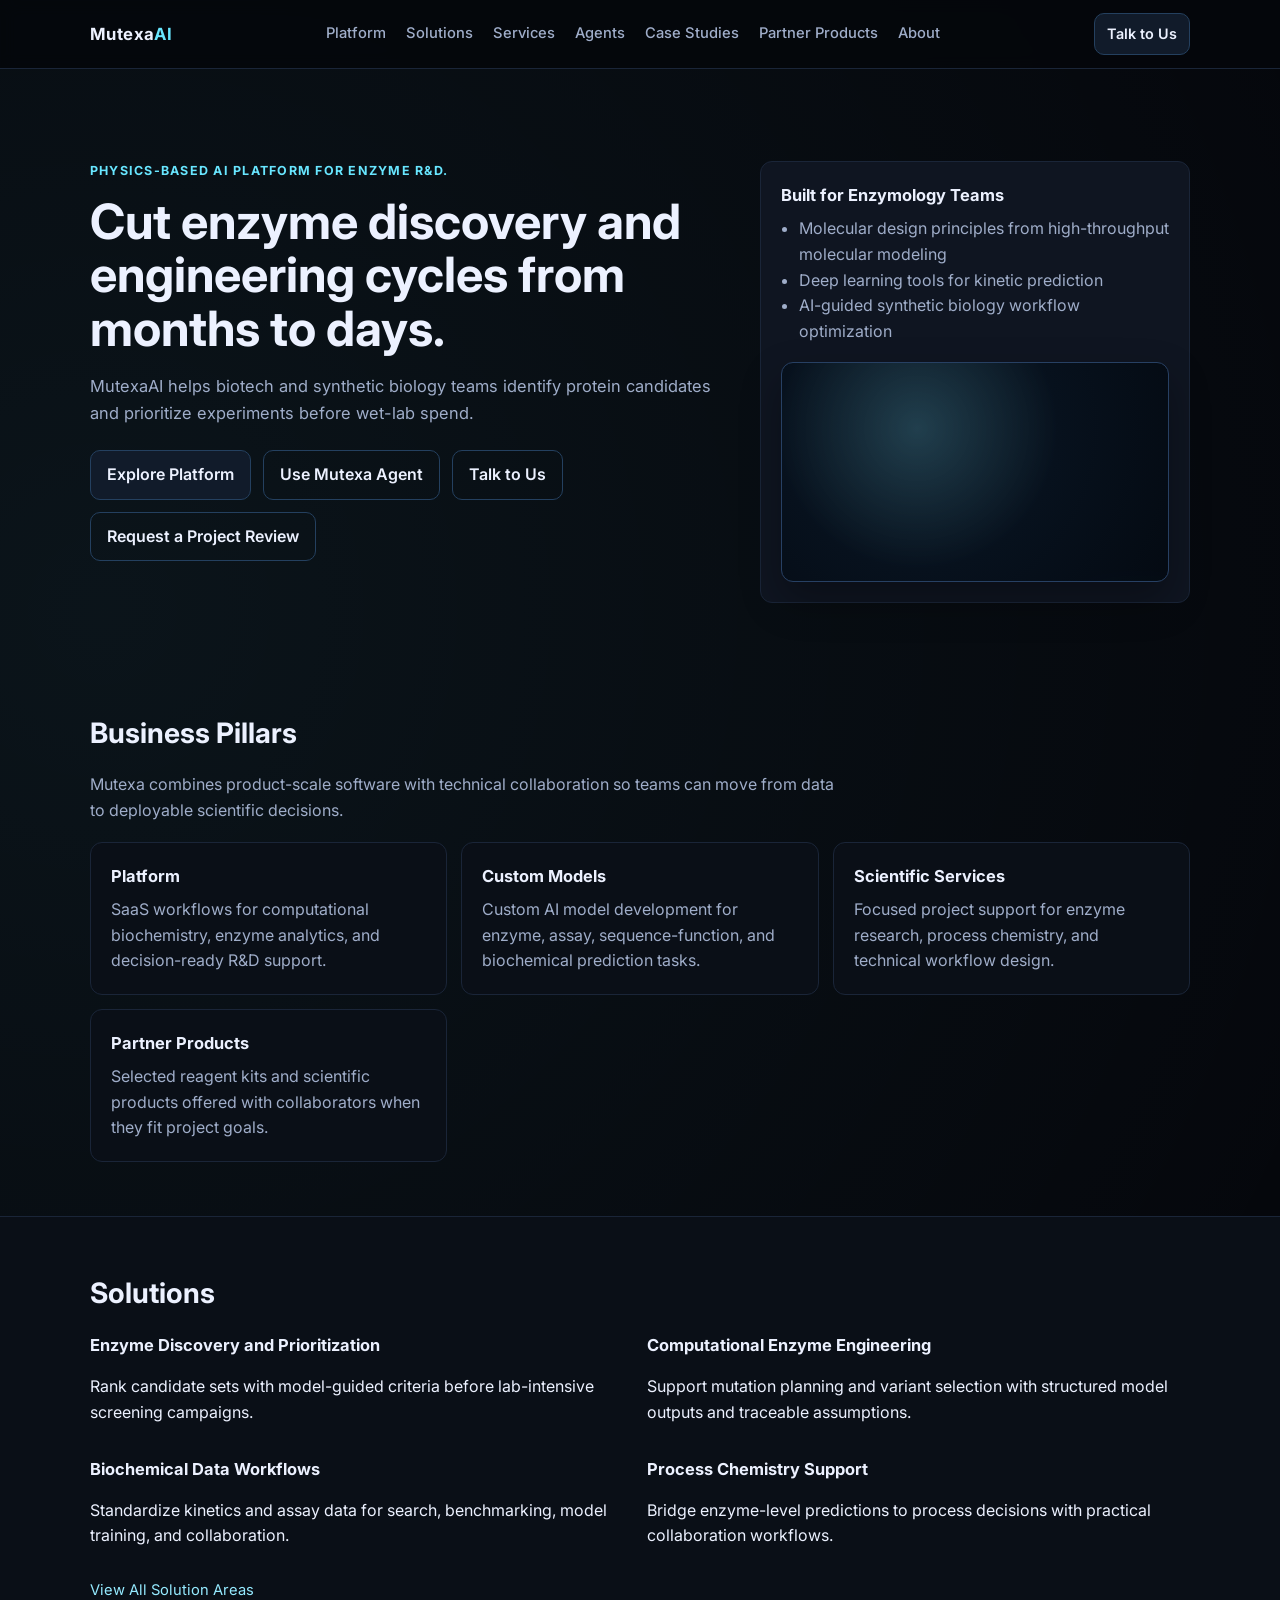
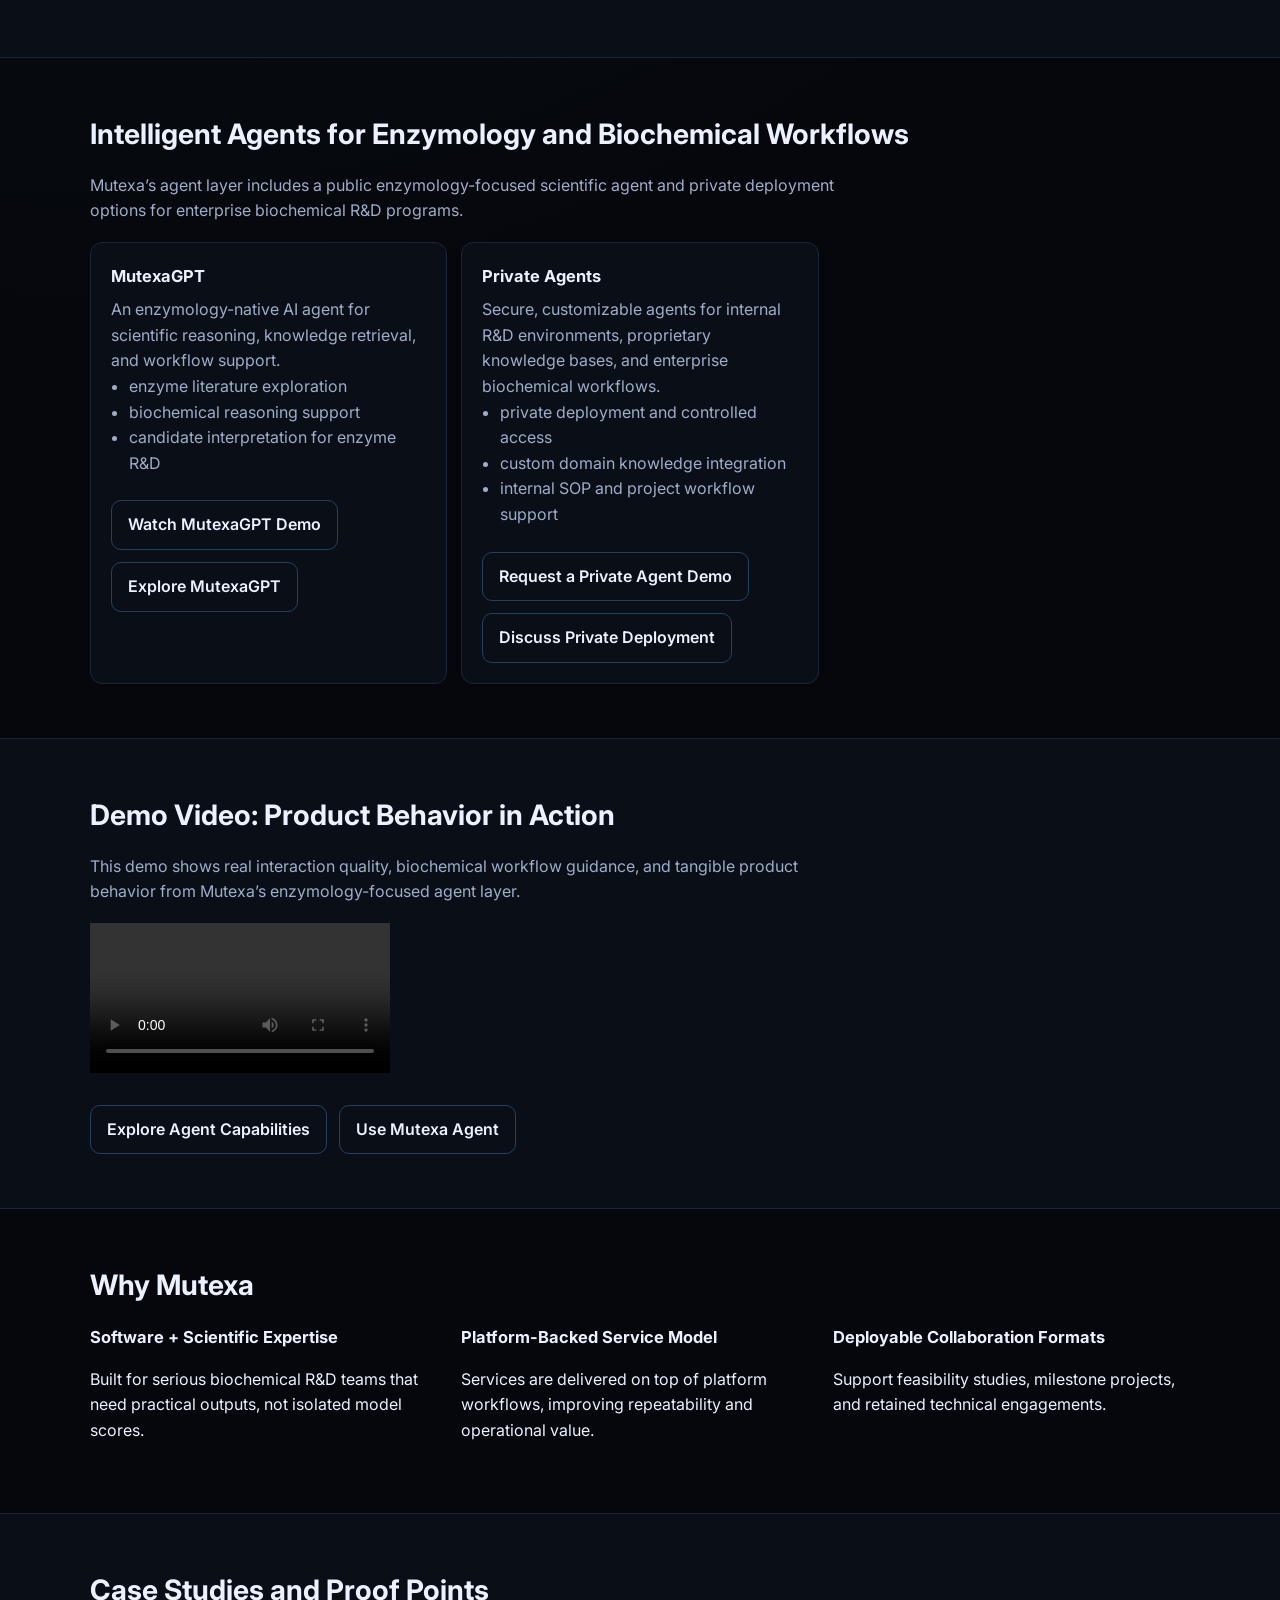
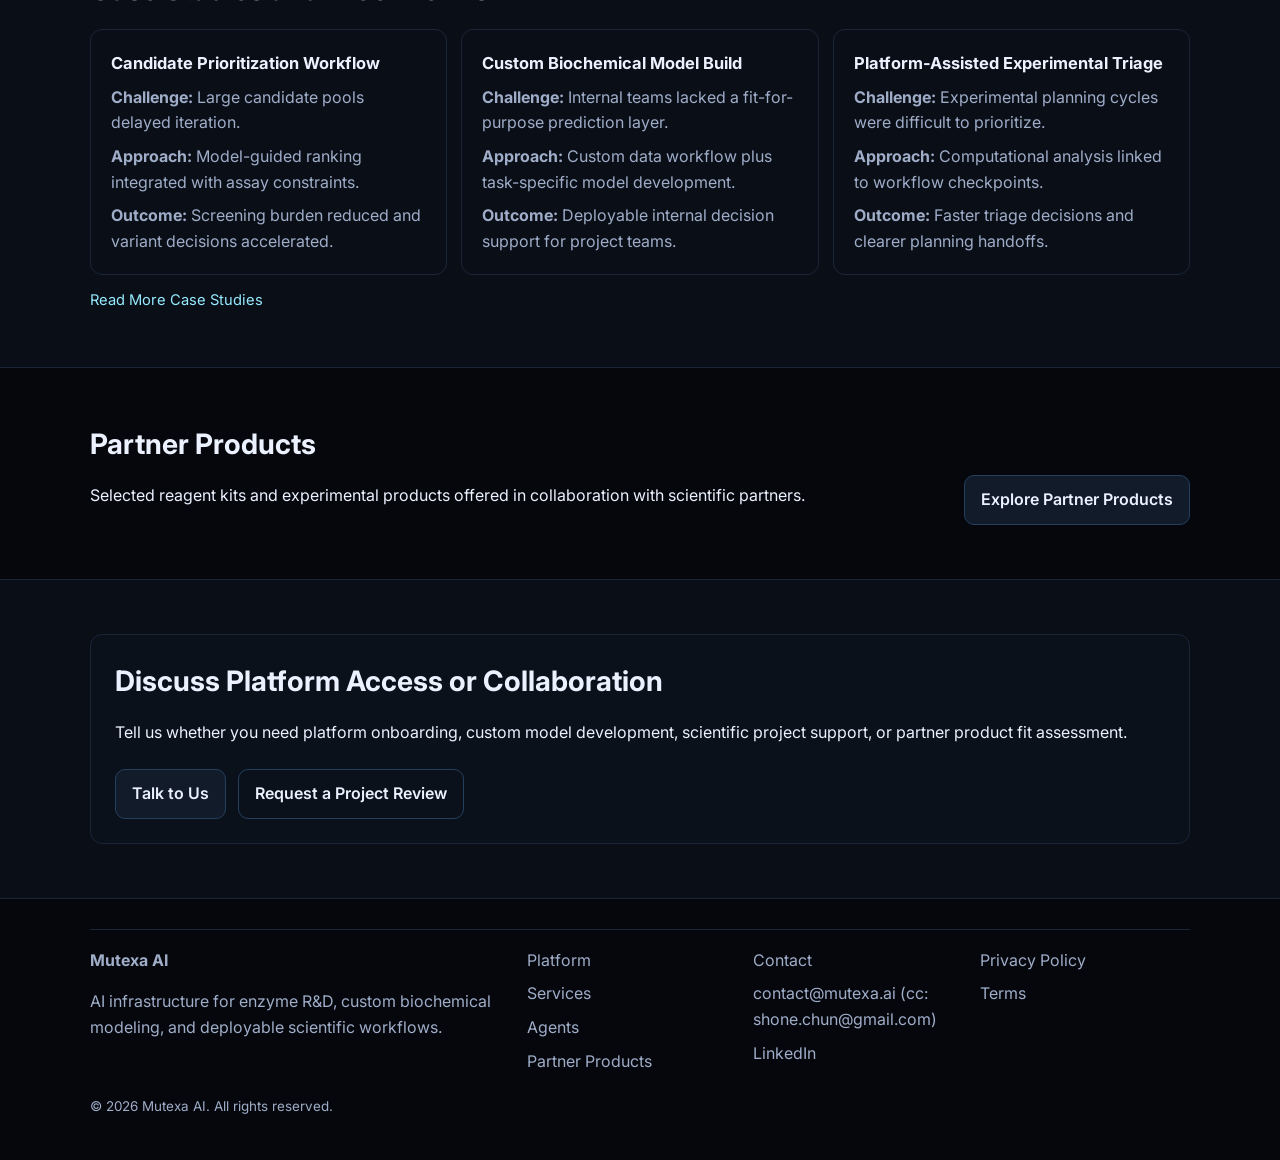
<file: index.html>
<!DOCTYPE html>
<html lang="en">
<head>
  <meta charset="UTF-8">
  <meta name="viewport" content="width=device-width, initial-scale=1.0">
  <title>Mutexa AI | AI Infrastructure for Enzyme R&D</title>
  <meta name="description" content="Mutexa builds AI infrastructure for enzyme R&D, custom biochemical modeling, and deployable scientific workflows.">
  <link rel="preconnect" href="https://fonts.googleapis.com">
  <link rel="preconnect" href="https://fonts.gstatic.com" crossorigin>
  <link href="https://fonts.googleapis.com/css2?family=Inter:wght@400;500;600;700;800&display=swap" rel="stylesheet">
  <link rel="stylesheet" href="./styles.css">
</head>
<body>
  <header class="site-header">
    <div class="container nav-wrap">
      <a href="./index.html" class="logo">Mutexa<span>AI</span></a>
      <nav class="nav-links">
        <a href="./platform.html">Platform</a>
        <a href="./solutions.html">Solutions</a>
        <a href="./services.html">Services</a>
        <a href="./agents.html">Agents</a>
        <a href="./case-studies.html">Case Studies</a>
        <a href="./products.html">Partner Products</a>
        <a href="./about.html">About</a>
      </nav>
      <a href="./contact.html" class="btn btn-sm">Talk to Us</a>
    </div>
  </header>

  <main>
    <section class="hero">
      <div class="container hero-grid">
        <div>
          <p class="eyebrow">Physics-based AI platform for enzyme R&amp;D.</p>
          <h1>Cut enzyme discovery and engineering cycles from months to days.</h1>
          <p class="lead">MutexaAI helps biotech and synthetic biology teams identify protein candidates and prioritize experiments before wet-lab spend.</p>
          <div class="cta-row">
            <a href="./platform.html" class="btn">Explore Platform</a>
            <a href="https://enzyhtp.app.vanderbilt.edu/#/login" class="btn btn-ghost" target="_blank" rel="noopener noreferrer">Use Mutexa Agent</a>
            <a href="./contact.html" class="btn btn-ghost">Talk to Us</a>
            <a href="./contact.html#project-review" class="btn btn-ghost">Request a Project Review</a>
          </div>
        </div>
        <div class="hero-card minimal-card">
          <h3>Built for Enzymology Teams</h3>
          <ul>
            <li>Molecular design principles from high-throughput molecular modeling</li>
            <li>Deep learning tools for kinetic prediction</li>
            <li>AI-guided synthetic biology workflow optimization</li>
          </ul>
          <div class="protein-visual hero-protein" aria-hidden="true">
            <img class="protein-frame frame-a" src="./hero_protein_a.png" alt="">
            <img class="protein-frame frame-b" src="./hero_protein_b.png" alt="">
          </div>
        </div>
      </div>
    </section>

    <section class="section" id="pillars">
      <div class="container">
        <h2>Business Pillars</h2>
        <p class="section-intro">Mutexa combines product-scale software with technical collaboration so teams can move from data to deployable scientific decisions.</p>
        <div class="card-grid">
          <article class="info-card">
            <h3>Platform</h3>
            <p>SaaS workflows for computational biochemistry, enzyme analytics, and decision-ready R&amp;D support.</p>
          </article>
          <article class="info-card">
            <h3>Custom Models</h3>
            <p>Custom AI model development for enzyme, assay, sequence-function, and biochemical prediction tasks.</p>
          </article>
          <article class="info-card">
            <h3>Scientific Services</h3>
            <p>Focused project support for enzyme research, process chemistry, and technical workflow design.</p>
          </article>
          <article class="info-card">
            <h3>Partner Products</h3>
            <p>Selected reagent kits and scientific products offered with collaborators when they fit project goals.</p>
          </article>
        </div>
      </div>
    </section>

    <section class="section section-alt" id="solutions-preview">
      <div class="container">
        <h2>Solutions</h2>
        <div class="columns two-col">
          <div>
            <h3>Enzyme Discovery and Prioritization</h3>
            <p>Rank candidate sets with model-guided criteria before lab-intensive screening campaigns.</p>
          </div>
          <div>
            <h3>Computational Enzyme Engineering</h3>
            <p>Support mutation planning and variant selection with structured model outputs and traceable assumptions.</p>
          </div>
          <div>
            <h3>Biochemical Data Workflows</h3>
            <p>Standardize kinetics and assay data for search, benchmarking, model training, and collaboration.</p>
          </div>
          <div>
            <h3>Process Chemistry Support</h3>
            <p>Bridge enzyme-level predictions to process decisions with practical collaboration workflows.</p>
          </div>
        </div>
        <a class="demo-link" href="./solutions.html">View All Solution Areas</a>
      </div>
    </section>

    <section class="section" id="agents">
      <div class="container">
        <h2>Intelligent Agents for Enzymology and Biochemical Workflows</h2>
        <p class="section-intro">Mutexa’s agent layer includes a public enzymology-focused scientific agent and private deployment options for enterprise biochemical R&amp;D programs.</p>
        <div class="card-grid">
          <article class="info-card">
            <h3>MutexaGPT</h3>
            <p>An enzymology-native AI agent for scientific reasoning, knowledge retrieval, and workflow support.</p>
            <ul class="clean-list">
              <li>enzyme literature exploration</li>
              <li>biochemical reasoning support</li>
              <li>candidate interpretation for enzyme R&amp;D</li>
            </ul>
            <div class="cta-row">
              <a class="btn btn-ghost" href="#agent-demo">Watch MutexaGPT Demo</a>
              <a class="btn btn-ghost" href="./agents.html">Explore MutexaGPT</a>
            </div>
          </article>
          <article class="info-card">
            <h3>Private Agents</h3>
            <p>Secure, customizable agents for internal R&amp;D environments, proprietary knowledge bases, and enterprise biochemical workflows.</p>
            <ul class="clean-list">
              <li>private deployment and controlled access</li>
              <li>custom domain knowledge integration</li>
              <li>internal SOP and project workflow support</li>
            </ul>
            <div class="cta-row">
              <a class="btn btn-ghost" href="./contact.html#project-review">Request a Private Agent Demo</a>
              <a class="btn btn-ghost" href="./contact.html">Discuss Private Deployment</a>
            </div>
          </article>
        </div>
      </div>
    </section>

    <section class="section section-alt" id="agent-demo">
      <div class="container">
        <h2>Demo Video: Product Behavior in Action</h2>
        <p class="section-intro">This demo shows real interaction quality, biochemical workflow guidance, and tangible product behavior from Mutexa’s enzymology-focused agent layer.</p>
        <div class="demo-stage">
          <video class="demo-video" src="./mutexa_demo.mp4" controls preload="metadata"></video>
          <div class="cta-row">
            <a class="btn btn-ghost" href="./agents.html">Explore Agent Capabilities</a>
            <a class="btn btn-ghost" href="https://enzyhtp.app.vanderbilt.edu/#/login" target="_blank" rel="noopener noreferrer">Use Mutexa Agent</a>
          </div>
        </div>
      </div>
    </section>

    <section class="section" id="why-mutexa">
      <div class="container">
        <h2>Why Mutexa</h2>
        <div class="columns">
          <div>
            <h3>Software + Scientific Expertise</h3>
            <p>Built for serious biochemical R&amp;D teams that need practical outputs, not isolated model scores.</p>
          </div>
          <div>
            <h3>Platform-Backed Service Model</h3>
            <p>Services are delivered on top of platform workflows, improving repeatability and operational value.</p>
          </div>
          <div>
            <h3>Deployable Collaboration Formats</h3>
            <p>Support feasibility studies, milestone projects, and retained technical engagements.</p>
          </div>
        </div>
      </div>
    </section>

    <section class="section section-alt" id="proof">
      <div class="container">
        <h2>Case Studies and Proof Points</h2>
        <div class="card-grid">
          <article class="info-card">
            <h3>Candidate Prioritization Workflow</h3>
            <p><strong>Challenge:</strong> Large candidate pools delayed iteration.</p>
            <p><strong>Approach:</strong> Model-guided ranking integrated with assay constraints.</p>
            <p><strong>Outcome:</strong> Screening burden reduced and variant decisions accelerated.</p>
          </article>
          <article class="info-card">
            <h3>Custom Biochemical Model Build</h3>
            <p><strong>Challenge:</strong> Internal teams lacked a fit-for-purpose prediction layer.</p>
            <p><strong>Approach:</strong> Custom data workflow plus task-specific model development.</p>
            <p><strong>Outcome:</strong> Deployable internal decision support for project teams.</p>
          </article>
          <article class="info-card">
            <h3>Platform-Assisted Experimental Triage</h3>
            <p><strong>Challenge:</strong> Experimental planning cycles were difficult to prioritize.</p>
            <p><strong>Approach:</strong> Computational analysis linked to workflow checkpoints.</p>
            <p><strong>Outcome:</strong> Faster triage decisions and clearer planning handoffs.</p>
          </article>
        </div>
        <a class="demo-link" href="./case-studies.html">Read More Case Studies</a>
      </div>
    </section>

    <section class="section" id="partner-products-preview">
      <div class="container feature-banner">
        <div>
          <h2>Partner Products</h2>
          <p>Selected reagent kits and experimental products offered in collaboration with scientific partners.</p>
        </div>
        <a class="btn" href="./products.html">Explore Partner Products</a>
      </div>
    </section>

    <section class="section section-alt">
      <div class="container cta-panel">
        <h2>Discuss Platform Access or Collaboration</h2>
        <p>Tell us whether you need platform onboarding, custom model development, scientific project support, or partner product fit assessment.</p>
        <div class="cta-row">
          <a href="./contact.html" class="btn">Talk to Us</a>
          <a href="./contact.html#project-review" class="btn btn-ghost">Request a Project Review</a>
        </div>
      </div>
    </section>
  </main>

  <footer id="contact" class="site-footer">
    <div class="container footer-wrap">
      <div>
        <strong>Mutexa AI</strong>
        <p>AI infrastructure for enzyme R&amp;D, custom biochemical modeling, and deployable scientific workflows.</p>
      </div>
      <div>
        <a href="./platform.html">Platform</a>
        <a href="./services.html">Services</a>
        <a href="./agents.html">Agents</a>
        <a href="./products.html">Partner Products</a>
      </div>
      <div>
        <a href="./contact.html">Contact</a>
        <a href="mailto:contact@mutexa.ai?cc=shone.chun@gmail.com">contact@mutexa.ai (cc: shone.chun@gmail.com)</a>
        <a href="https://www.linkedin.com" target="_blank" rel="noopener noreferrer">LinkedIn</a>
      </div>
      <div>
        <a href="./privacy.html">Privacy Policy</a>
        <a href="./terms.html">Terms</a>
      </div>
    </div>
    <p class="copyright">© 2026 Mutexa AI. All rights reserved.</p>
  </footer>
</body>
</html>
</file>
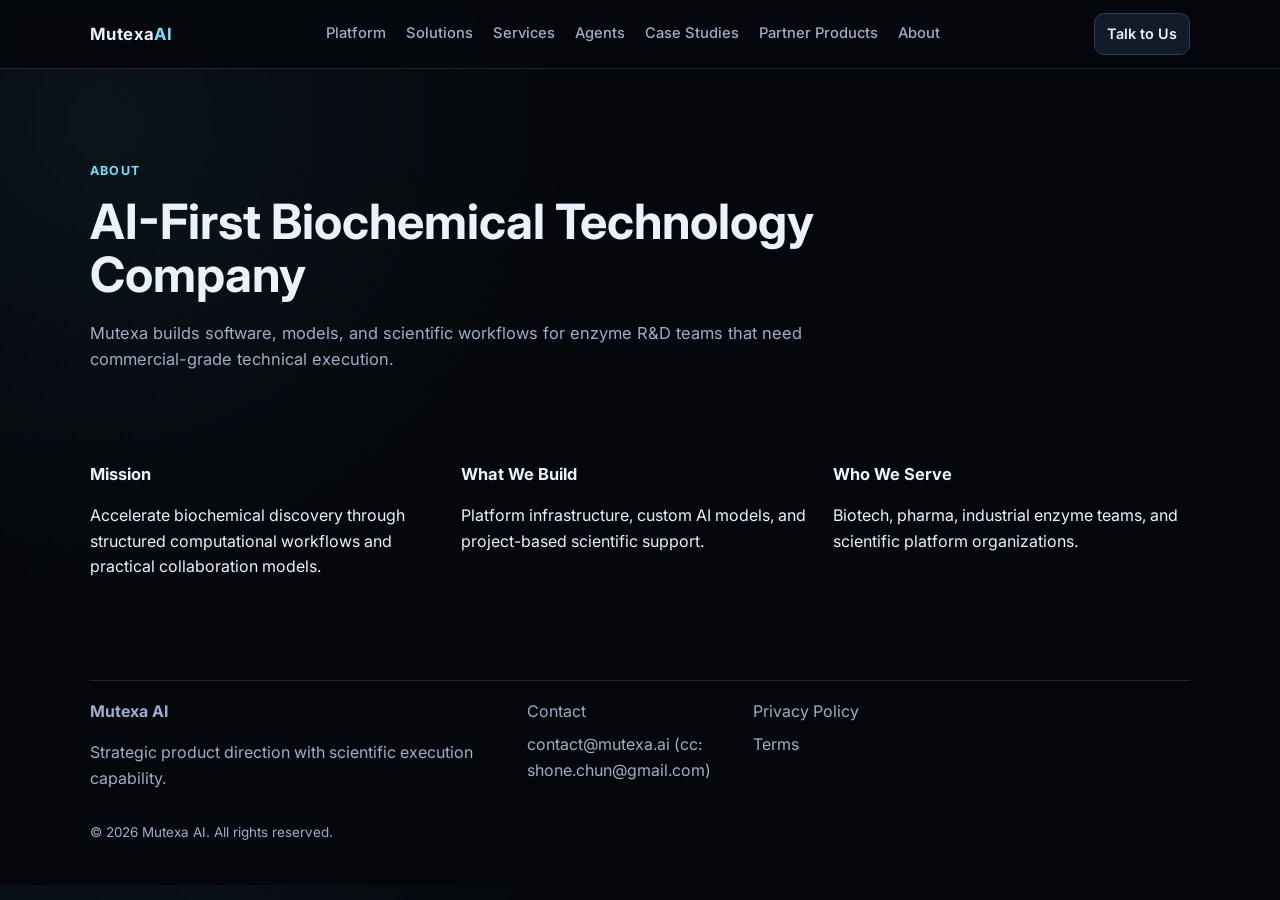
<file: about.html>
<!DOCTYPE html>
<html lang="en"><head><meta charset="UTF-8"><meta name="viewport" content="width=device-width, initial-scale=1.0"><title>Mutexa AI | About</title><meta name="description" content="About Mutexa AI and company positioning."><link rel="preconnect" href="https://fonts.googleapis.com"><link rel="preconnect" href="https://fonts.gstatic.com" crossorigin><link href="https://fonts.googleapis.com/css2?family=Inter:wght@400;500;600;700;800&display=swap" rel="stylesheet"><link rel="stylesheet" href="./styles.css"></head>
<body>
<header class="site-header"><div class="container nav-wrap"><a href="./index.html" class="logo">Mutexa<span>AI</span></a><nav class="nav-links"><a href="./platform.html">Platform</a><a href="./solutions.html">Solutions</a><a href="./services.html">Services</a><a href="./agents.html">Agents</a><a href="./case-studies.html">Case Studies</a><a href="./products.html">Partner Products</a><a href="./about.html">About</a></nav><a href="./contact.html" class="btn btn-sm">Talk to Us</a></div></header>
<main>
<section class="hero hero-compact"><div class="container"><p class="eyebrow">About</p><h1>AI-First Biochemical Technology Company</h1><p class="lead">Mutexa builds software, models, and scientific workflows for enzyme R&amp;D teams that need commercial-grade technical execution.</p></div></section>
<section class="section"><div class="container columns"><div><h3>Mission</h3><p>Accelerate biochemical discovery through structured computational workflows and practical collaboration models.</p></div><div><h3>What We Build</h3><p>Platform infrastructure, custom AI models, and project-based scientific support.</p></div><div><h3>Who We Serve</h3><p>Biotech, pharma, industrial enzyme teams, and scientific platform organizations.</p></div></div></section>
</main>
<footer class="site-footer"><div class="container footer-wrap"><div><strong>Mutexa AI</strong><p>Strategic product direction with scientific execution capability.</p></div><div><a href="./contact.html">Contact</a><a href="mailto:contact@mutexa.ai?cc=shone.chun@gmail.com">contact@mutexa.ai (cc: shone.chun@gmail.com)</a></div><div><a href="./privacy.html">Privacy Policy</a><a href="./terms.html">Terms</a></div></div><p class="copyright">© 2026 Mutexa AI. All rights reserved.</p></footer>
</body></html>
</file>
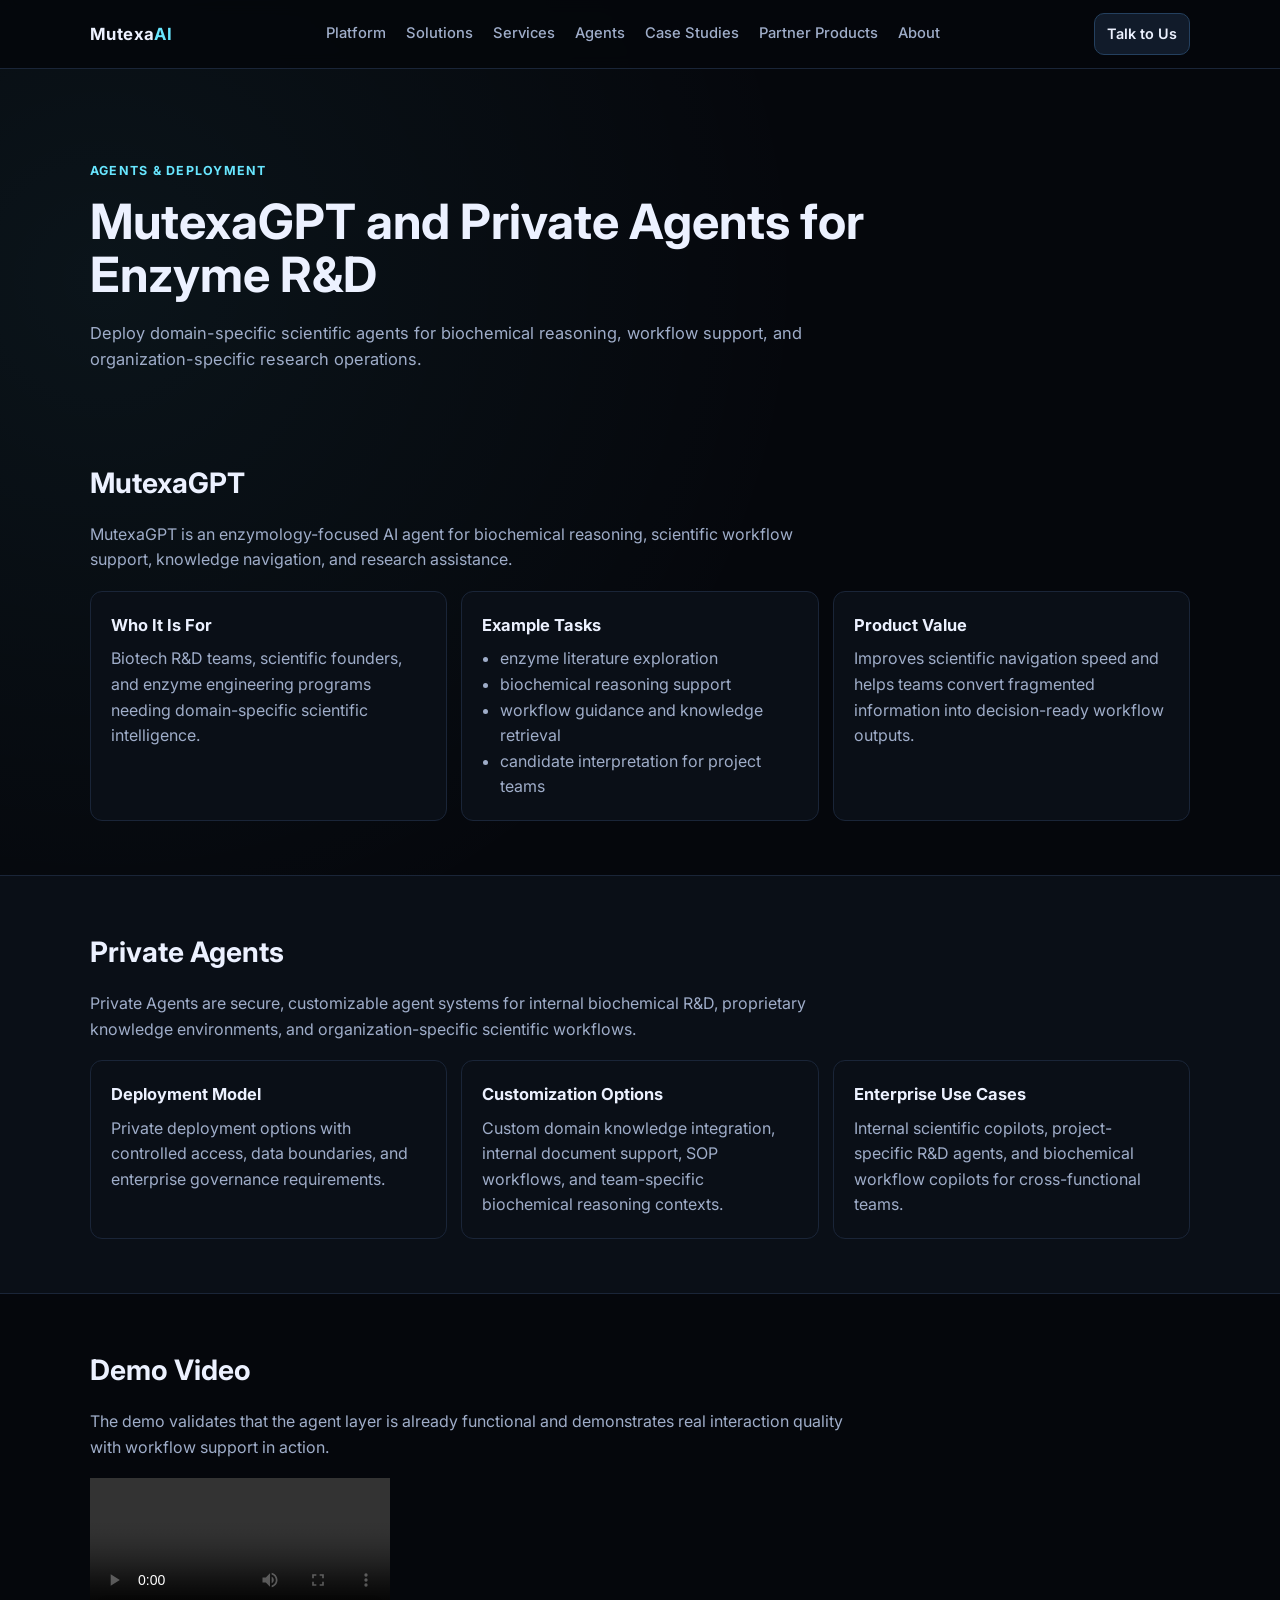
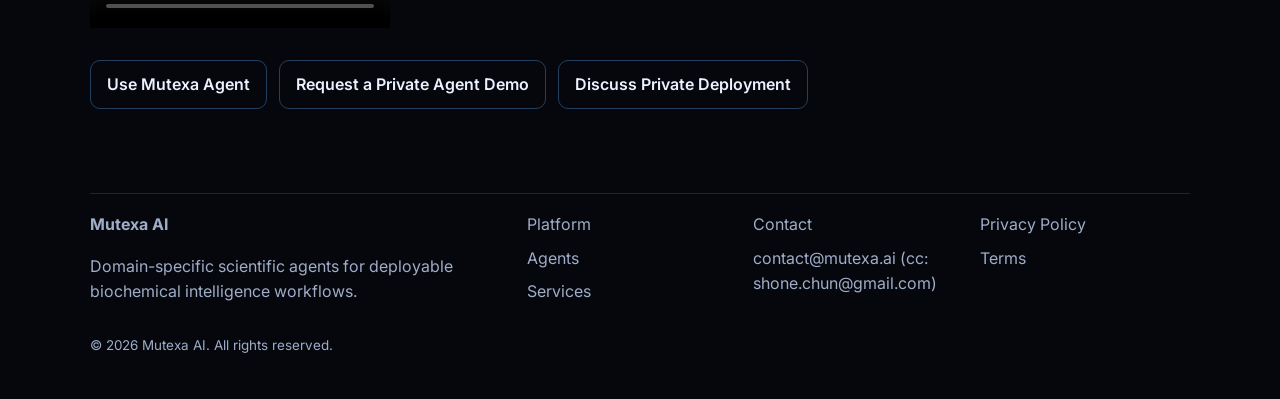
<file: agents.html>
<!DOCTYPE html>
<html lang="en">
<head>
  <meta charset="UTF-8">
  <meta name="viewport" content="width=device-width, initial-scale=1.0">
  <title>Mutexa AI | MutexaGPT & Private Agents</title>
  <meta name="description" content="MutexaGPT and Private Agents for enzymology, biochemical workflow copilots, and enterprise scientific deployment.">
  <link rel="preconnect" href="https://fonts.googleapis.com">
  <link rel="preconnect" href="https://fonts.gstatic.com" crossorigin>
  <link href="https://fonts.googleapis.com/css2?family=Inter:wght@400;500;600;700;800&display=swap" rel="stylesheet">
  <link rel="stylesheet" href="./styles.css">
</head>
<body>
  <header class="site-header">
    <div class="container nav-wrap">
      <a href="./index.html" class="logo">Mutexa<span>AI</span></a>
      <nav class="nav-links">
        <a href="./platform.html">Platform</a>
        <a href="./solutions.html">Solutions</a>
        <a href="./services.html">Services</a>
        <a href="./agents.html">Agents</a>
        <a href="./case-studies.html">Case Studies</a>
        <a href="./products.html">Partner Products</a>
        <a href="./about.html">About</a>
      </nav>
      <a href="./contact.html" class="btn btn-sm">Talk to Us</a>
    </div>
  </header>

  <main>
    <section class="hero hero-compact">
      <div class="container">
        <p class="eyebrow">Agents & Deployment</p>
        <h1>MutexaGPT and Private Agents for Enzyme R&amp;D</h1>
        <p class="lead">Deploy domain-specific scientific agents for biochemical reasoning, workflow support, and organization-specific research operations.</p>
      </div>
    </section>

    <section class="section">
      <div class="container">
        <h2>MutexaGPT</h2>
        <p class="section-intro">MutexaGPT is an enzymology-focused AI agent for biochemical reasoning, scientific workflow support, knowledge navigation, and research assistance.</p>
        <div class="card-grid">
          <article class="info-card">
            <h3>Who It Is For</h3>
            <p>Biotech R&amp;D teams, scientific founders, and enzyme engineering programs needing domain-specific scientific intelligence.</p>
          </article>
          <article class="info-card">
            <h3>Example Tasks</h3>
            <ul class="clean-list">
              <li>enzyme literature exploration</li>
              <li>biochemical reasoning support</li>
              <li>workflow guidance and knowledge retrieval</li>
              <li>candidate interpretation for project teams</li>
            </ul>
          </article>
          <article class="info-card">
            <h3>Product Value</h3>
            <p>Improves scientific navigation speed and helps teams convert fragmented information into decision-ready workflow outputs.</p>
          </article>
        </div>
      </div>
    </section>

    <section class="section section-alt">
      <div class="container">
        <h2>Private Agents</h2>
        <p class="section-intro">Private Agents are secure, customizable agent systems for internal biochemical R&amp;D, proprietary knowledge environments, and organization-specific scientific workflows.</p>
        <div class="card-grid">
          <article class="info-card">
            <h3>Deployment Model</h3>
            <p>Private deployment options with controlled access, data boundaries, and enterprise governance requirements.</p>
          </article>
          <article class="info-card">
            <h3>Customization Options</h3>
            <p>Custom domain knowledge integration, internal document support, SOP workflows, and team-specific biochemical reasoning contexts.</p>
          </article>
          <article class="info-card">
            <h3>Enterprise Use Cases</h3>
            <p>Internal scientific copilots, project-specific R&amp;D agents, and biochemical workflow copilots for cross-functional teams.</p>
          </article>
        </div>
      </div>
    </section>

    <section class="section" id="agents-demo">
      <div class="container">
        <h2>Demo Video</h2>
        <p class="section-intro">The demo validates that the agent layer is already functional and demonstrates real interaction quality with workflow support in action.</p>
        <div class="demo-stage">
          <video class="demo-video" src="./mutexa_demo.mp4" controls preload="metadata"></video>
          <div class="cta-row">
            <a class="btn btn-ghost" href="https://enzyhtp.app.vanderbilt.edu/#/login" target="_blank" rel="noopener noreferrer">Use Mutexa Agent</a>
            <a class="btn btn-ghost" href="./contact.html#project-review">Request a Private Agent Demo</a>
            <a class="btn btn-ghost" href="./contact.html">Discuss Private Deployment</a>
          </div>
        </div>
      </div>
    </section>
  </main>

  <footer class="site-footer">
    <div class="container footer-wrap">
      <div>
        <strong>Mutexa AI</strong>
        <p>Domain-specific scientific agents for deployable biochemical intelligence workflows.</p>
      </div>
      <div>
        <a href="./platform.html">Platform</a>
        <a href="./agents.html">Agents</a>
        <a href="./services.html">Services</a>
      </div>
      <div>
        <a href="./contact.html">Contact</a>
        <a href="mailto:contact@mutexa.ai?cc=shone.chun@gmail.com">contact@mutexa.ai (cc: shone.chun@gmail.com)</a>
      </div>
      <div>
        <a href="./privacy.html">Privacy Policy</a>
        <a href="./terms.html">Terms</a>
      </div>
    </div>
    <p class="copyright">© 2026 Mutexa AI. All rights reserved.</p>
  </footer>
</body>
</html>
</file>
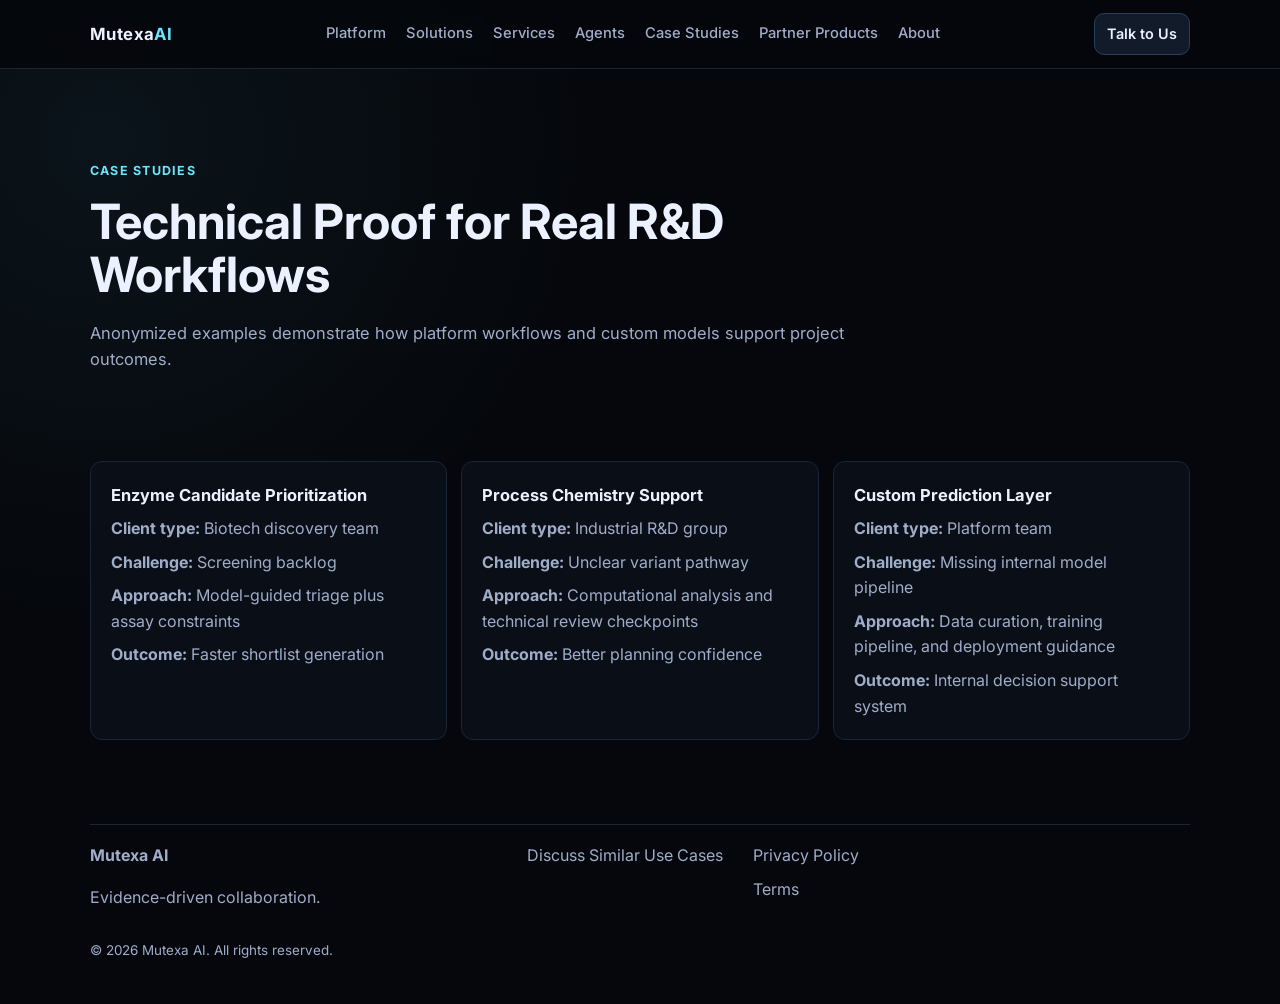
<file: case-studies.html>
<!DOCTYPE html>
<html lang="en"><head><meta charset="UTF-8"><meta name="viewport" content="width=device-width, initial-scale=1.0"><title>Mutexa AI | Case Studies</title><meta name="description" content="Technical case studies and workflow outcomes from biochemical projects."><link rel="preconnect" href="https://fonts.googleapis.com"><link rel="preconnect" href="https://fonts.gstatic.com" crossorigin><link href="https://fonts.googleapis.com/css2?family=Inter:wght@400;500;600;700;800&display=swap" rel="stylesheet"><link rel="stylesheet" href="./styles.css"></head>
<body>
<header class="site-header"><div class="container nav-wrap"><a href="./index.html" class="logo">Mutexa<span>AI</span></a><nav class="nav-links"><a href="./platform.html">Platform</a><a href="./solutions.html">Solutions</a><a href="./services.html">Services</a><a href="./agents.html">Agents</a><a href="./case-studies.html">Case Studies</a><a href="./products.html">Partner Products</a><a href="./about.html">About</a></nav><a href="./contact.html" class="btn btn-sm">Talk to Us</a></div></header>
<main>
<section class="hero hero-compact"><div class="container"><p class="eyebrow">Case Studies</p><h1>Technical Proof for Real R&amp;D Workflows</h1><p class="lead">Anonymized examples demonstrate how platform workflows and custom models support project outcomes.</p></div></section>
<section class="section"><div class="container"><div class="card-grid"><article class="info-card"><h3>Enzyme Candidate Prioritization</h3><p><strong>Client type:</strong> Biotech discovery team</p><p><strong>Challenge:</strong> Screening backlog</p><p><strong>Approach:</strong> Model-guided triage plus assay constraints</p><p><strong>Outcome:</strong> Faster shortlist generation</p></article><article class="info-card"><h3>Process Chemistry Support</h3><p><strong>Client type:</strong> Industrial R&amp;D group</p><p><strong>Challenge:</strong> Unclear variant pathway</p><p><strong>Approach:</strong> Computational analysis and technical review checkpoints</p><p><strong>Outcome:</strong> Better planning confidence</p></article><article class="info-card"><h3>Custom Prediction Layer</h3><p><strong>Client type:</strong> Platform team</p><p><strong>Challenge:</strong> Missing internal model pipeline</p><p><strong>Approach:</strong> Data curation, training pipeline, and deployment guidance</p><p><strong>Outcome:</strong> Internal decision support system</p></article></div></div></section>
</main>
<footer class="site-footer"><div class="container footer-wrap"><div><strong>Mutexa AI</strong><p>Evidence-driven collaboration.</p></div><div><a href="./contact.html">Discuss Similar Use Cases</a></div><div><a href="./privacy.html">Privacy Policy</a><a href="./terms.html">Terms</a></div></div><p class="copyright">© 2026 Mutexa AI. All rights reserved.</p></footer>
</body></html>
</file>
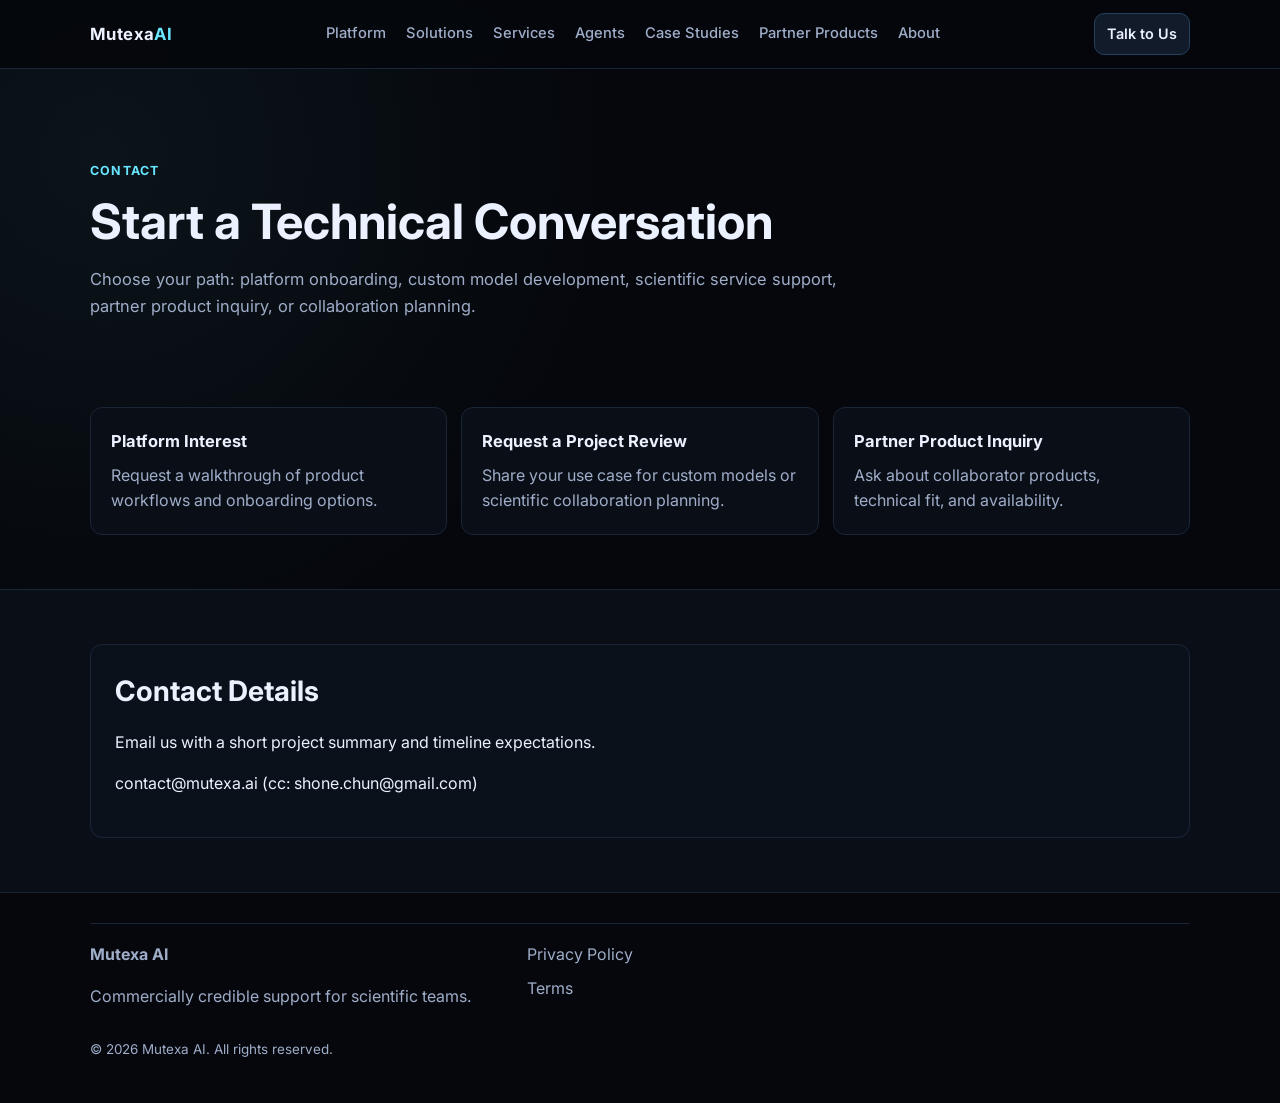
<file: contact.html>
<!DOCTYPE html>
<html lang="en"><head><meta charset="UTF-8"><meta name="viewport" content="width=device-width, initial-scale=1.0"><title>Mutexa AI | Contact</title><meta name="description" content="Contact Mutexa for platform access, custom model projects, services, or partner products."><link rel="preconnect" href="https://fonts.googleapis.com"><link rel="preconnect" href="https://fonts.gstatic.com" crossorigin><link href="https://fonts.googleapis.com/css2?family=Inter:wght@400;500;600;700;800&display=swap" rel="stylesheet"><link rel="stylesheet" href="./styles.css"></head>
<body>
<header class="site-header"><div class="container nav-wrap"><a href="./index.html" class="logo">Mutexa<span>AI</span></a><nav class="nav-links"><a href="./platform.html">Platform</a><a href="./solutions.html">Solutions</a><a href="./services.html">Services</a><a href="./agents.html">Agents</a><a href="./case-studies.html">Case Studies</a><a href="./products.html">Partner Products</a><a href="./about.html">About</a></nav><a href="./contact.html" class="btn btn-sm">Talk to Us</a></div></header>
<main>
<section class="hero hero-compact"><div class="container"><p class="eyebrow">Contact</p><h1>Start a Technical Conversation</h1><p class="lead">Choose your path: platform onboarding, custom model development, scientific service support, partner product inquiry, or collaboration planning.</p></div></section>
<section class="section"><div class="container card-grid"><article class="info-card"><h3>Platform Interest</h3><p>Request a walkthrough of product workflows and onboarding options.</p></article><article class="info-card" id="project-review"><h3>Request a Project Review</h3><p>Share your use case for custom models or scientific collaboration planning.</p></article><article class="info-card"><h3>Partner Product Inquiry</h3><p>Ask about collaborator products, technical fit, and availability.</p></article></div></section>
<section class="section section-alt"><div class="container cta-panel"><h2>Contact Details</h2><p>Email us with a short project summary and timeline expectations.</p><p><a href="mailto:contact@mutexa.ai?cc=shone.chun@gmail.com">contact@mutexa.ai (cc: shone.chun@gmail.com)</a></p></div></section>
</main>
<footer class="site-footer"><div class="container footer-wrap"><div><strong>Mutexa AI</strong><p>Commercially credible support for scientific teams.</p></div><div><a href="./privacy.html">Privacy Policy</a><a href="./terms.html">Terms</a></div></div><p class="copyright">© 2026 Mutexa AI. All rights reserved.</p></footer>
</body></html>
</file>
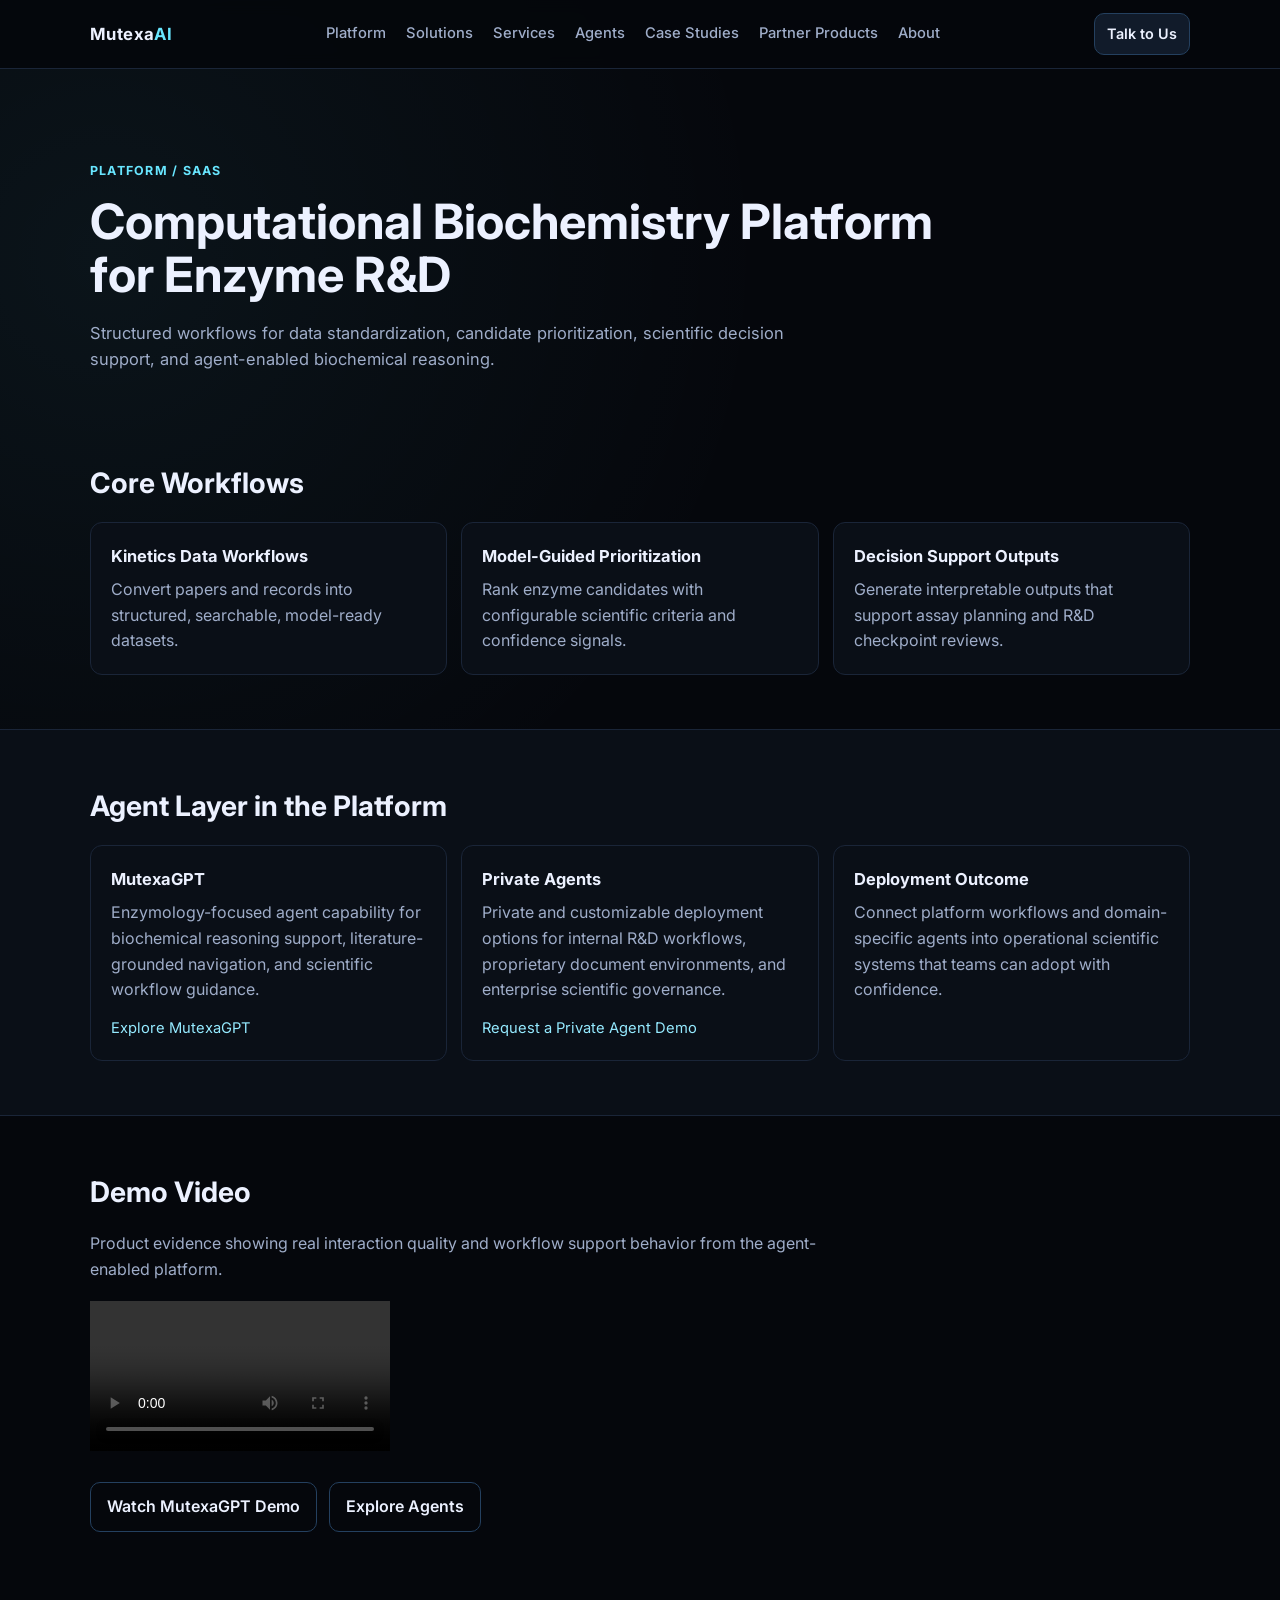
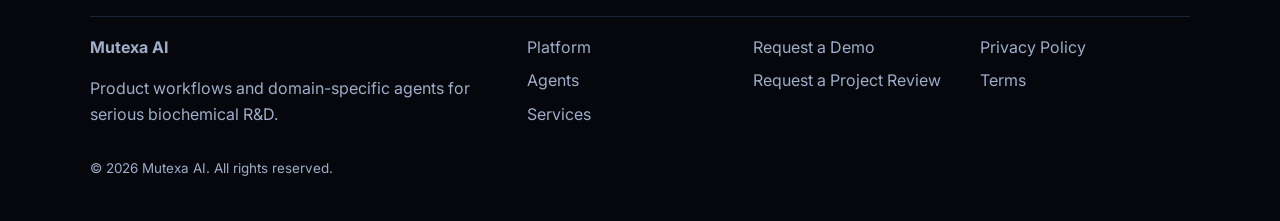
<file: platform.html>
<!DOCTYPE html>
<html lang="en">
<head>
  <meta charset="UTF-8">
  <meta name="viewport" content="width=device-width, initial-scale=1.0">
  <title>Mutexa AI | Platform</title>
  <meta name="description" content="Platform workflows for computational biochemistry, enzyme R&D, and deployable scientific intelligence.">
  <link rel="preconnect" href="https://fonts.googleapis.com">
  <link rel="preconnect" href="https://fonts.gstatic.com" crossorigin>
  <link href="https://fonts.googleapis.com/css2?family=Inter:wght@400;500;600;700;800&display=swap" rel="stylesheet">
  <link rel="stylesheet" href="./styles.css">
</head>
<body>
  <header class="site-header">
    <div class="container nav-wrap">
      <a href="./index.html" class="logo">Mutexa<span>AI</span></a>
      <nav class="nav-links">
        <a href="./platform.html">Platform</a>
        <a href="./solutions.html">Solutions</a>
        <a href="./services.html">Services</a>
        <a href="./agents.html">Agents</a>
        <a href="./case-studies.html">Case Studies</a>
        <a href="./products.html">Partner Products</a>
        <a href="./about.html">About</a>
      </nav>
      <a href="./contact.html" class="btn btn-sm">Talk to Us</a>
    </div>
  </header>
  <main>
    <section class="hero hero-compact">
      <div class="container">
        <p class="eyebrow">Platform / SaaS</p>
        <h1>Computational Biochemistry Platform for Enzyme R&amp;D</h1>
        <p class="lead">Structured workflows for data standardization, candidate prioritization, scientific decision support, and agent-enabled biochemical reasoning.</p>
      </div>
    </section>

    <section class="section">
      <div class="container">
        <h2>Core Workflows</h2>
        <div class="card-grid">
          <article class="info-card">
            <h3>Kinetics Data Workflows</h3>
            <p>Convert papers and records into structured, searchable, model-ready datasets.</p>
          </article>
          <article class="info-card">
            <h3>Model-Guided Prioritization</h3>
            <p>Rank enzyme candidates with configurable scientific criteria and confidence signals.</p>
          </article>
          <article class="info-card">
            <h3>Decision Support Outputs</h3>
            <p>Generate interpretable outputs that support assay planning and R&amp;D checkpoint reviews.</p>
          </article>
        </div>
      </div>
    </section>

    <section class="section section-alt">
      <div class="container">
        <h2>Agent Layer in the Platform</h2>
        <div class="card-grid">
          <article class="info-card">
            <h3>MutexaGPT</h3>
            <p>Enzymology-focused agent capability for biochemical reasoning support, literature-grounded navigation, and scientific workflow guidance.</p>
            <a class="demo-link" href="./agents.html">Explore MutexaGPT</a>
          </article>
          <article class="info-card">
            <h3>Private Agents</h3>
            <p>Private and customizable deployment options for internal R&amp;D workflows, proprietary document environments, and enterprise scientific governance.</p>
            <a class="demo-link" href="./contact.html#project-review">Request a Private Agent Demo</a>
          </article>
          <article class="info-card">
            <h3>Deployment Outcome</h3>
            <p>Connect platform workflows and domain-specific agents into operational scientific systems that teams can adopt with confidence.</p>
          </article>
        </div>
      </div>
    </section>

    <section class="section" id="platform-demo">
      <div class="container">
        <h2>Demo Video</h2>
        <p class="section-intro">Product evidence showing real interaction quality and workflow support behavior from the agent-enabled platform.</p>
        <div class="demo-stage">
          <video class="demo-video" src="./mutexa_demo.mp4" controls preload="metadata"></video>
          <div class="cta-row">
            <a class="btn btn-ghost" href="https://enzyhtp.app.vanderbilt.edu/#/login" target="_blank" rel="noopener noreferrer">Watch MutexaGPT Demo</a>
            <a class="btn btn-ghost" href="./agents.html">Explore Agents</a>
          </div>
        </div>
      </div>
    </section>
  </main>
  <footer class="site-footer">
    <div class="container footer-wrap">
      <div>
        <strong>Mutexa AI</strong>
        <p>Product workflows and domain-specific agents for serious biochemical R&amp;D.</p>
      </div>
      <div>
        <a href="./platform.html">Platform</a>
        <a href="./agents.html">Agents</a>
        <a href="./services.html">Services</a>
      </div>
      <div>
        <a href="./contact.html">Request a Demo</a>
        <a href="./contact.html#project-review">Request a Project Review</a>
      </div>
      <div>
        <a href="./privacy.html">Privacy Policy</a>
        <a href="./terms.html">Terms</a>
      </div>
    </div>
    <p class="copyright">© 2026 Mutexa AI. All rights reserved.</p>
  </footer>
</body>
</html>
</file>
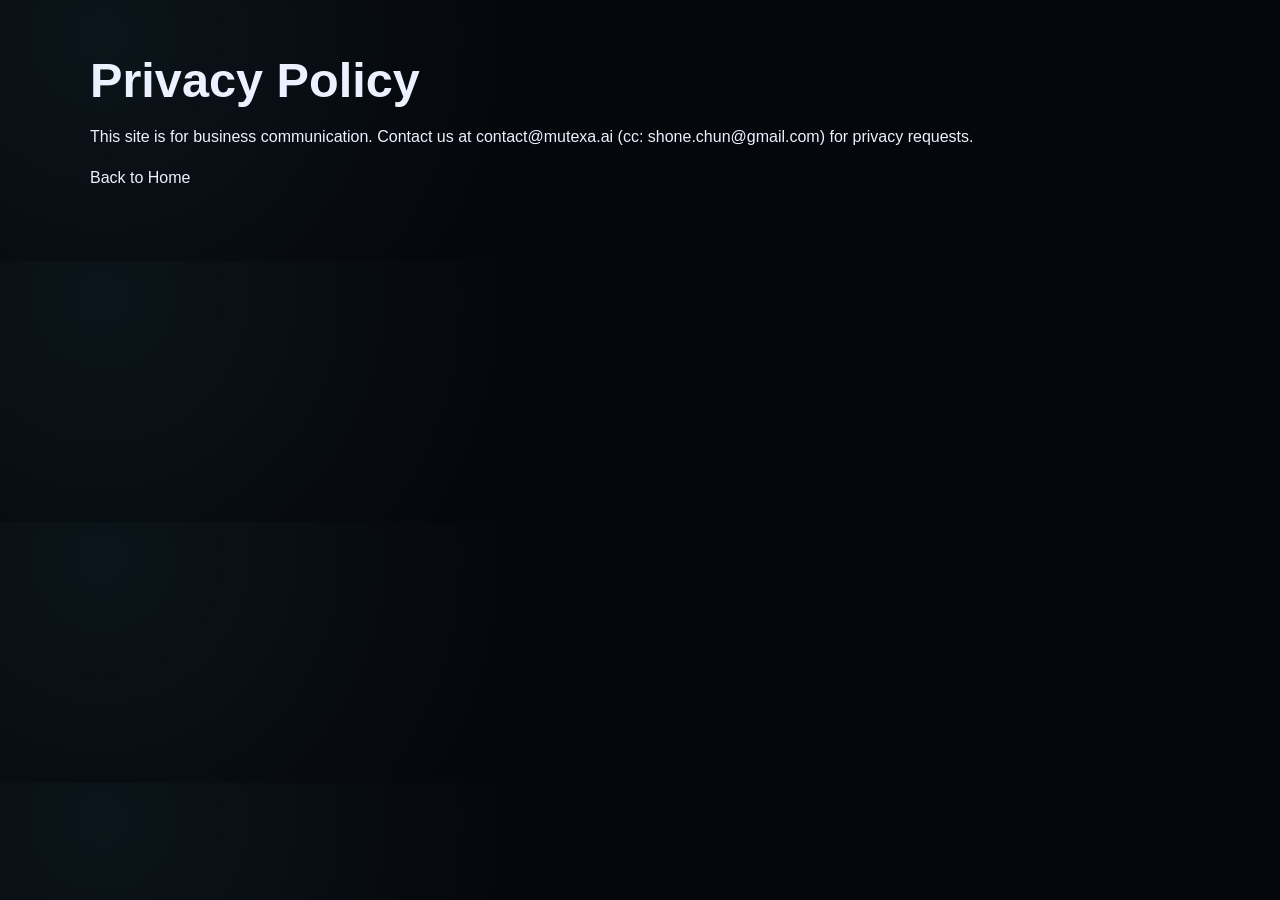
<file: privacy.html>
<!DOCTYPE html>
<html lang="en"><head><meta charset="UTF-8"><meta name="viewport" content="width=device-width, initial-scale=1.0"><title>Mutexa AI | Privacy Policy</title><link rel="stylesheet" href="./styles.css"></head>
<body><main class="section"><div class="container"><h1>Privacy Policy</h1><p>This site is for business communication. Contact us at contact@mutexa.ai (cc: shone.chun@gmail.com) for privacy requests.</p><p><a href="./index.html">Back to Home</a></p></div></main></body></html>
</file>
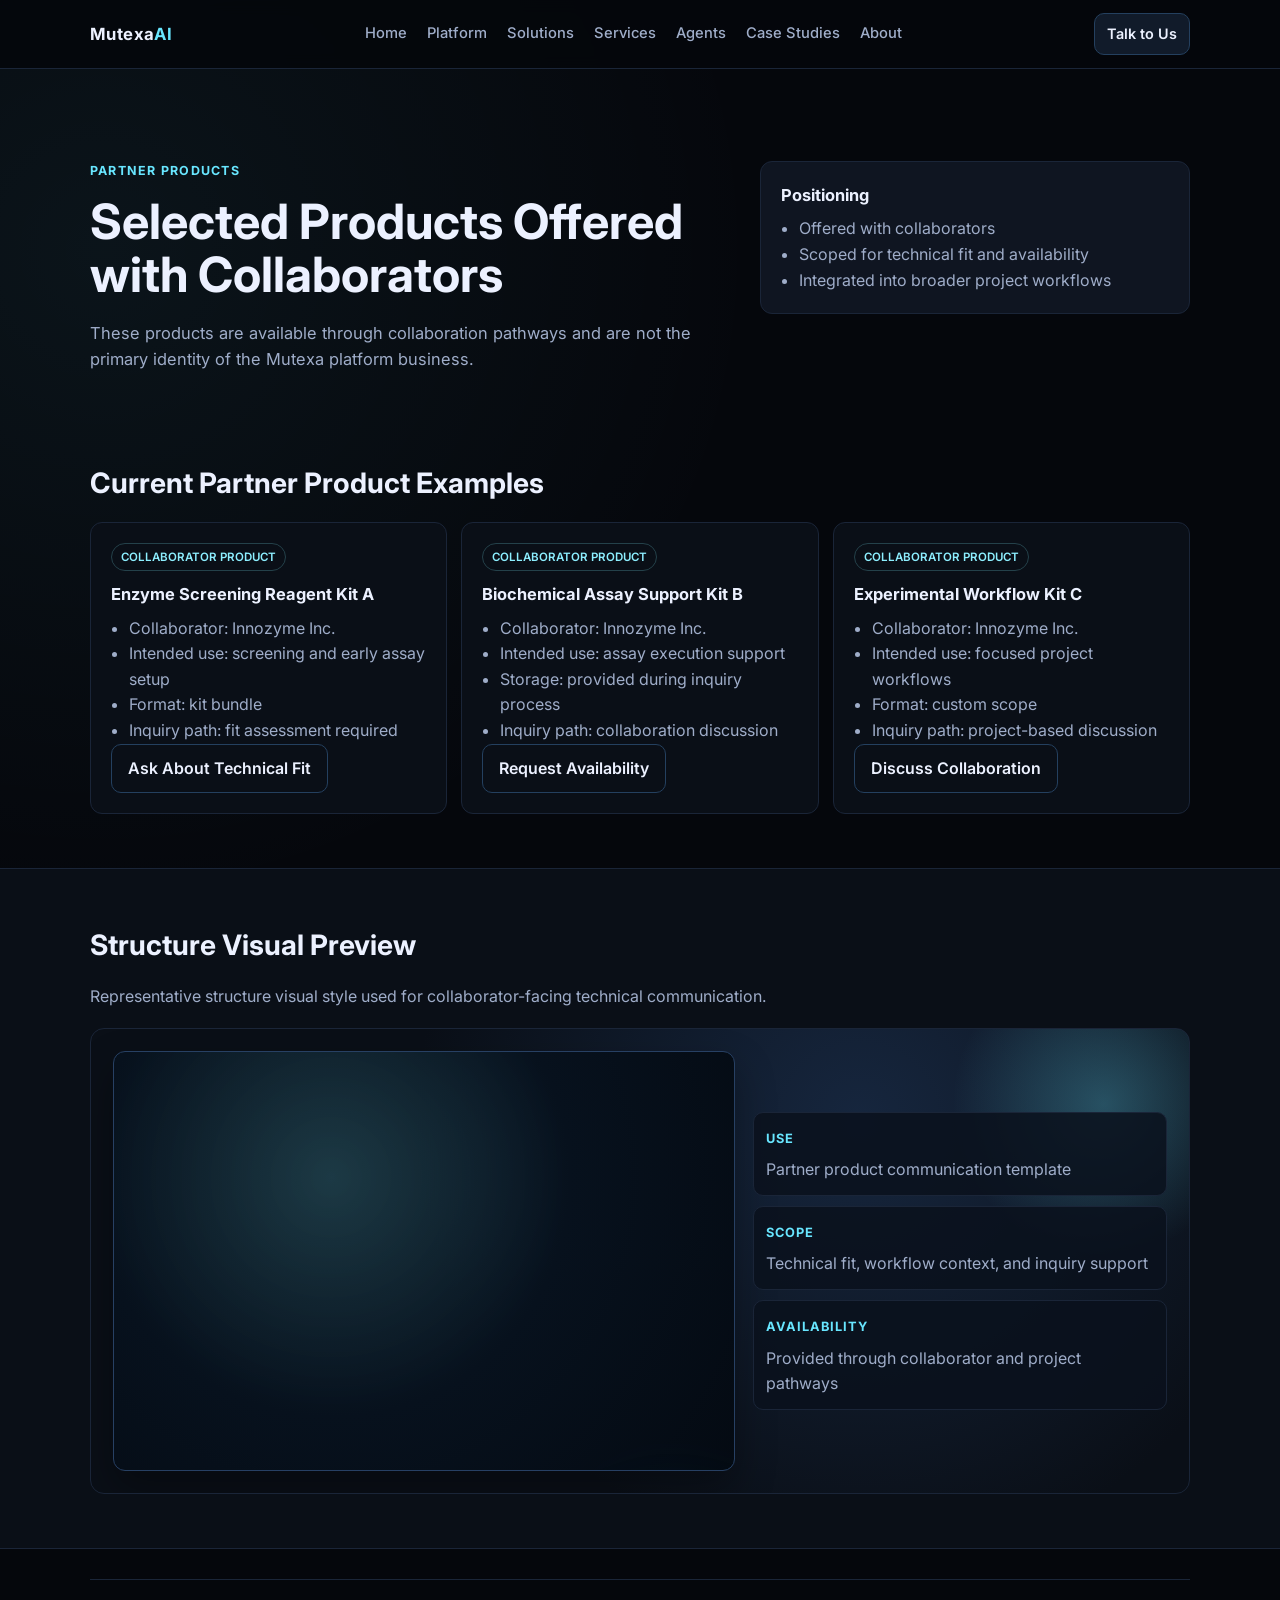
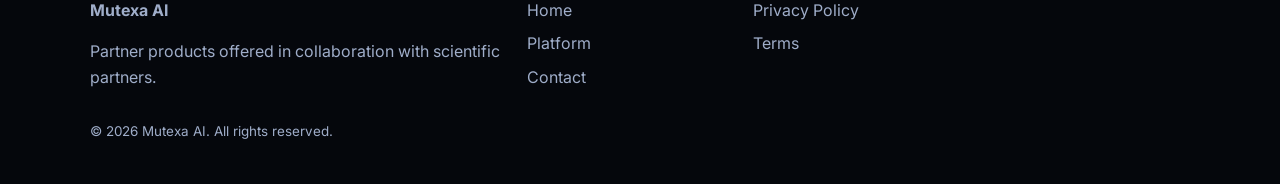
<file: products.html>
<!DOCTYPE html>
<html lang="en">
<head>
  <meta charset="UTF-8">
  <meta name="viewport" content="width=device-width, initial-scale=1.0">
  <title>Mutexa AI | Partner Products</title>
  <meta name="description" content="Selected partner products offered with collaborators for enzyme and biochemical workflows.">
  <link rel="preconnect" href="https://fonts.googleapis.com">
  <link rel="preconnect" href="https://fonts.gstatic.com" crossorigin>
  <link href="https://fonts.googleapis.com/css2?family=Inter:wght@400;500;600;700;800&display=swap" rel="stylesheet">
  <link rel="stylesheet" href="./styles.css">
</head>
<body>
  <header class="site-header">
    <div class="container nav-wrap">
      <a href="./index.html" class="logo">Mutexa<span>AI</span></a>
      <nav class="nav-links">
        <a href="./index.html">Home</a>
        <a href="./platform.html">Platform</a>
        <a href="./solutions.html">Solutions</a>
        <a href="./services.html">Services</a>
        <a href="./agents.html">Agents</a>
        <a href="./case-studies.html">Case Studies</a>
        <a href="./about.html">About</a>
      </nav>
      <a href="./contact.html" class="btn btn-sm">Talk to Us</a>
    </div>
  </header>

  <main>
    <section class="hero hero-compact">
      <div class="container hero-grid">
        <div>
          <p class="eyebrow">Partner Products</p>
          <h1>Selected Products Offered with Collaborators</h1>
          <p class="lead">These products are available through collaboration pathways and are not the primary identity of the Mutexa platform business.</p>
        </div>
        <div class="hero-card minimal-card">
          <h3>Positioning</h3>
          <ul>
            <li>Offered with collaborators</li>
            <li>Scoped for technical fit and availability</li>
            <li>Integrated into broader project workflows</li>
          </ul>
        </div>
      </div>
    </section>

    <section class="section" id="catalog">
      <div class="container">
        <h2>Current Partner Product Examples</h2>
        <div class="card-grid">
          <article class="info-card product-card">
            <span class="tag">Collaborator Product</span>
            <h3>Enzyme Screening Reagent Kit A</h3>
            <ul class="clean-list">
              <li>Collaborator: Innozyme Inc.</li>
              <li>Intended use: screening and early assay setup</li>
              <li>Format: kit bundle</li>
              <li>Inquiry path: fit assessment required</li>
            </ul>
            <a class="btn btn-ghost" href="./contact.html">Ask About Technical Fit</a>
          </article>
          <article class="info-card product-card">
            <span class="tag">Collaborator Product</span>
            <h3>Biochemical Assay Support Kit B</h3>
            <ul class="clean-list">
              <li>Collaborator: Innozyme Inc.</li>
              <li>Intended use: assay execution support</li>
              <li>Storage: provided during inquiry process</li>
              <li>Inquiry path: collaboration discussion</li>
            </ul>
            <a class="btn btn-ghost" href="./contact.html">Request Availability</a>
          </article>
          <article class="info-card product-card">
            <span class="tag">Collaborator Product</span>
            <h3>Experimental Workflow Kit C</h3>
            <ul class="clean-list">
              <li>Collaborator: Innozyme Inc.</li>
              <li>Intended use: focused project workflows</li>
              <li>Format: custom scope</li>
              <li>Inquiry path: project-based discussion</li>
            </ul>
            <a class="btn btn-ghost" href="./contact.html">Discuss Collaboration</a>
          </article>
        </div>
      </div>
    </section>

    <section class="section section-alt" id="structure-demo">
      <div class="container">
        <h2>Structure Visual Preview</h2>
        <p class="section-intro">Representative structure visual style used for collaborator-facing technical communication.</p>
        <div class="structure-stage">
          <div class="structure-glow"></div>
          <div class="structure-main">
            <div class="protein-visual product-protein">
              <img class="protein-frame frame-a" src="./hero_protein_a.png" alt="Enzyme structure visual">
              <img class="protein-frame frame-b" src="./hero_protein_b.png" alt="">
            </div>
          </div>
          <div class="structure-meta">
            <div class="structure-item">
              <strong>Use</strong>
              <p>Partner product communication template</p>
            </div>
            <div class="structure-item">
              <strong>Scope</strong>
              <p>Technical fit, workflow context, and inquiry support</p>
            </div>
            <div class="structure-item">
              <strong>Availability</strong>
              <p>Provided through collaborator and project pathways</p>
            </div>
          </div>
        </div>
      </div>
    </section>
  </main>

  <footer class="site-footer">
    <div class="container footer-wrap">
      <div>
        <strong>Mutexa AI</strong>
        <p>Partner products offered in collaboration with scientific partners.</p>
      </div>
      <div>
        <a href="./index.html">Home</a>
        <a href="./platform.html">Platform</a>
        <a href="./contact.html">Contact</a>
      </div>
      <div>
        <a href="./privacy.html">Privacy Policy</a>
        <a href="./terms.html">Terms</a>
      </div>
    </div>
    <p class="copyright">© 2026 Mutexa AI. All rights reserved.</p>
  </footer>
</body>
</html>
</file>
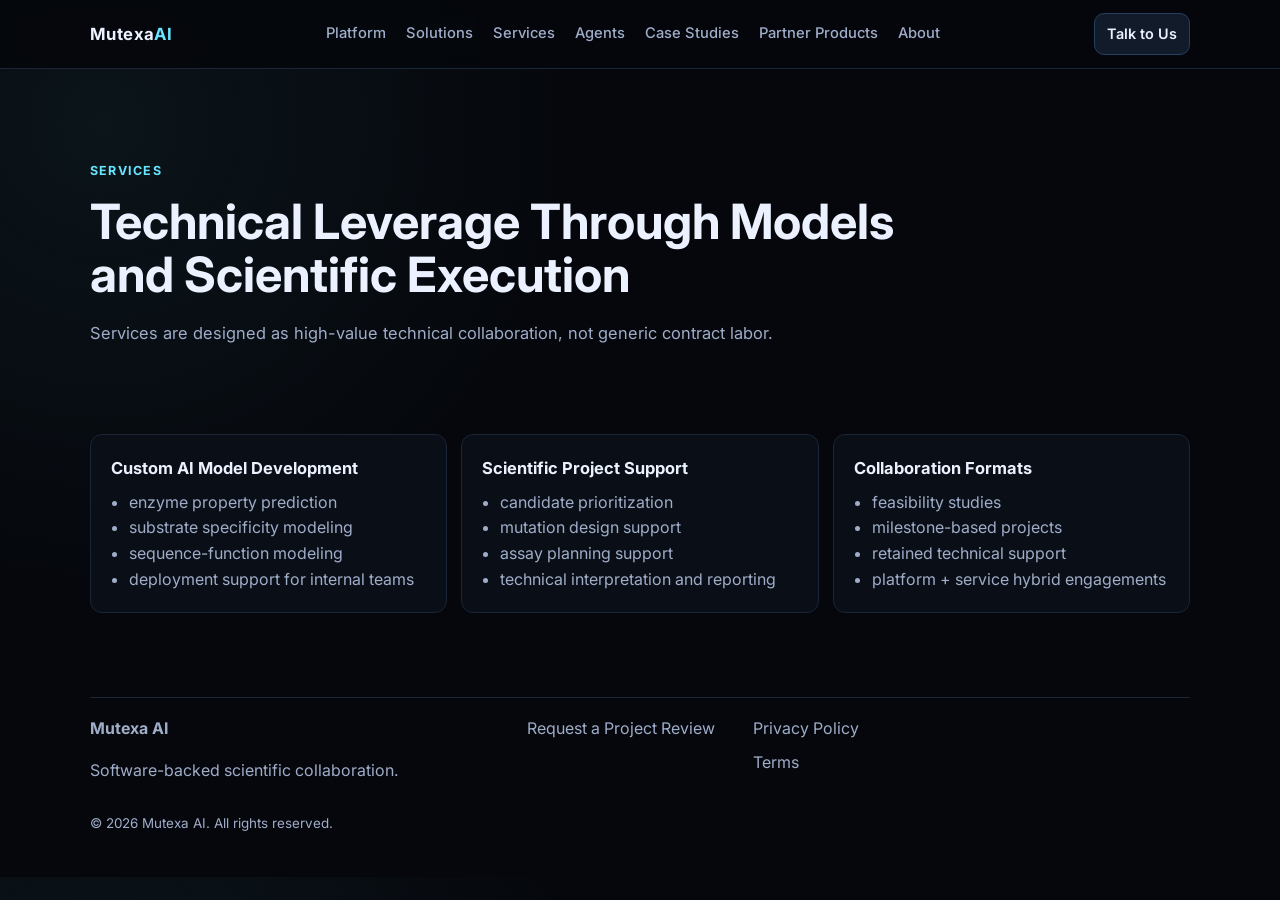
<file: services.html>
<!DOCTYPE html>
<html lang="en"><head><meta charset="UTF-8"><meta name="viewport" content="width=device-width, initial-scale=1.0"><title>Mutexa AI | Services</title><meta name="description" content="Custom AI model development and scientific project support."><link rel="preconnect" href="https://fonts.googleapis.com"><link rel="preconnect" href="https://fonts.gstatic.com" crossorigin><link href="https://fonts.googleapis.com/css2?family=Inter:wght@400;500;600;700;800&display=swap" rel="stylesheet"><link rel="stylesheet" href="./styles.css"></head>
<body>
<header class="site-header"><div class="container nav-wrap"><a href="./index.html" class="logo">Mutexa<span>AI</span></a><nav class="nav-links"><a href="./platform.html">Platform</a><a href="./solutions.html">Solutions</a><a href="./services.html">Services</a><a href="./agents.html">Agents</a><a href="./case-studies.html">Case Studies</a><a href="./products.html">Partner Products</a><a href="./about.html">About</a></nav><a href="./contact.html" class="btn btn-sm">Talk to Us</a></div></header>
<main>
<section class="hero hero-compact"><div class="container"><p class="eyebrow">Services</p><h1>Technical Leverage Through Models and Scientific Execution</h1><p class="lead">Services are designed as high-value technical collaboration, not generic contract labor.</p></div></section>
<section class="section"><div class="container"><div class="card-grid"><article class="info-card"><h3>Custom AI Model Development</h3><ul class="clean-list"><li>enzyme property prediction</li><li>substrate specificity modeling</li><li>sequence-function modeling</li><li>deployment support for internal teams</li></ul></article><article class="info-card"><h3>Scientific Project Support</h3><ul class="clean-list"><li>candidate prioritization</li><li>mutation design support</li><li>assay planning support</li><li>technical interpretation and reporting</li></ul></article><article class="info-card"><h3>Collaboration Formats</h3><ul class="clean-list"><li>feasibility studies</li><li>milestone-based projects</li><li>retained technical support</li><li>platform + service hybrid engagements</li></ul></article></div></div></section>
</main>
<footer class="site-footer"><div class="container footer-wrap"><div><strong>Mutexa AI</strong><p>Software-backed scientific collaboration.</p></div><div><a href="./contact.html#project-review">Request a Project Review</a></div><div><a href="./privacy.html">Privacy Policy</a><a href="./terms.html">Terms</a></div></div><p class="copyright">© 2026 Mutexa AI. All rights reserved.</p></footer>
</body></html>
</file>
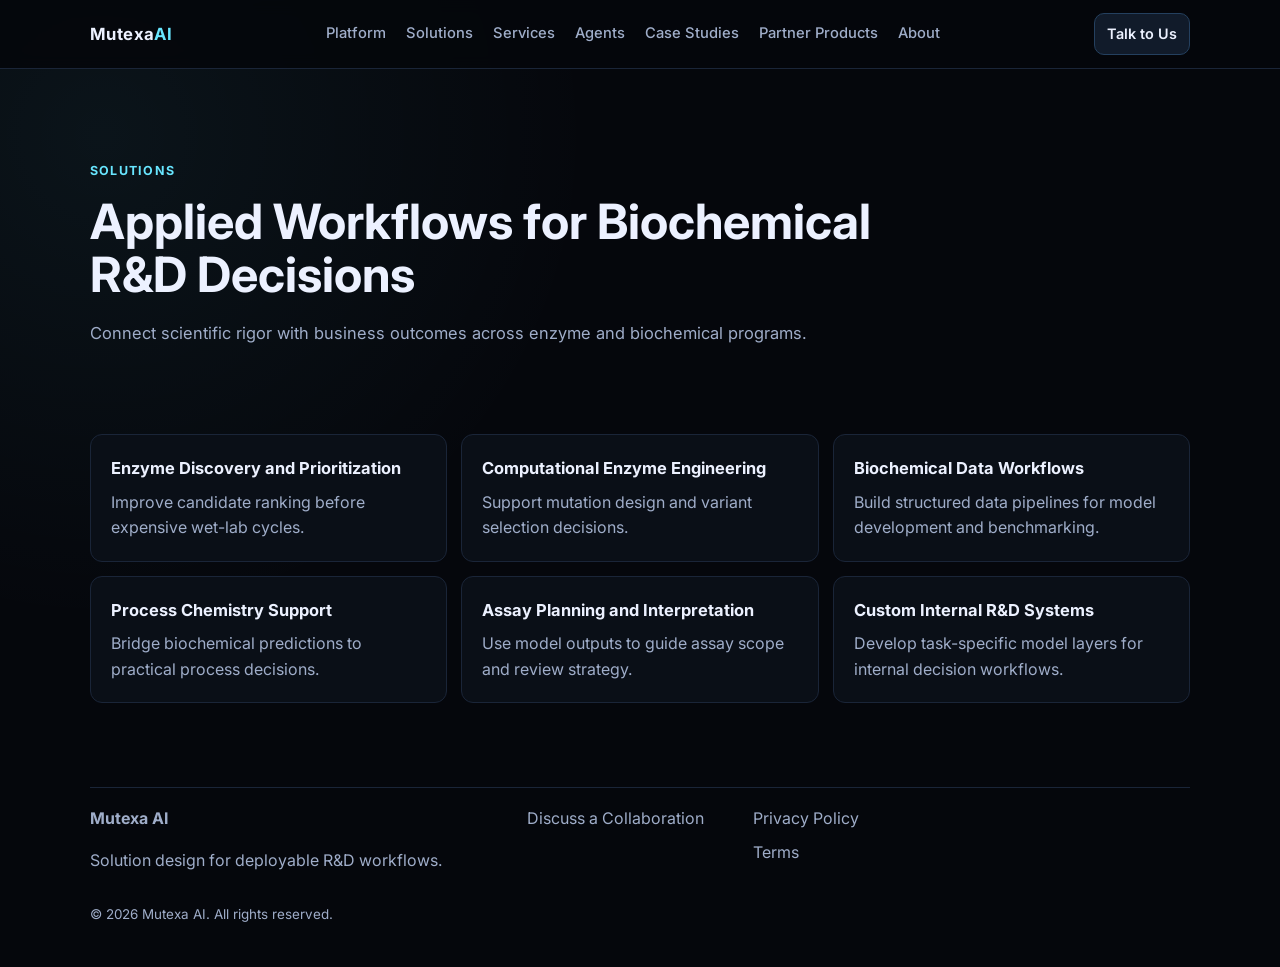
<file: solutions.html>
<!DOCTYPE html>
<html lang="en"><head><meta charset="UTF-8"><meta name="viewport" content="width=device-width, initial-scale=1.0"><title>Mutexa AI | Solutions</title><meta name="description" content="Solution areas for enzyme discovery, process chemistry, and biochemical workflows."><link rel="preconnect" href="https://fonts.googleapis.com"><link rel="preconnect" href="https://fonts.gstatic.com" crossorigin><link href="https://fonts.googleapis.com/css2?family=Inter:wght@400;500;600;700;800&display=swap" rel="stylesheet"><link rel="stylesheet" href="./styles.css"></head>
<body>
<header class="site-header"><div class="container nav-wrap"><a href="./index.html" class="logo">Mutexa<span>AI</span></a><nav class="nav-links"><a href="./platform.html">Platform</a><a href="./solutions.html">Solutions</a><a href="./services.html">Services</a><a href="./agents.html">Agents</a><a href="./case-studies.html">Case Studies</a><a href="./products.html">Partner Products</a><a href="./about.html">About</a></nav><a href="./contact.html" class="btn btn-sm">Talk to Us</a></div></header>
<main>
<section class="hero hero-compact"><div class="container"><p class="eyebrow">Solutions</p><h1>Applied Workflows for Biochemical R&amp;D Decisions</h1><p class="lead">Connect scientific rigor with business outcomes across enzyme and biochemical programs.</p></div></section>
<section class="section"><div class="container"><div class="card-grid"><article class="info-card"><h3>Enzyme Discovery and Prioritization</h3><p>Improve candidate ranking before expensive wet-lab cycles.</p></article><article class="info-card"><h3>Computational Enzyme Engineering</h3><p>Support mutation design and variant selection decisions.</p></article><article class="info-card"><h3>Biochemical Data Workflows</h3><p>Build structured data pipelines for model development and benchmarking.</p></article><article class="info-card"><h3>Process Chemistry Support</h3><p>Bridge biochemical predictions to practical process decisions.</p></article><article class="info-card"><h3>Assay Planning and Interpretation</h3><p>Use model outputs to guide assay scope and review strategy.</p></article><article class="info-card"><h3>Custom Internal R&amp;D Systems</h3><p>Develop task-specific model layers for internal decision workflows.</p></article></div></div></section>
</main>
<footer class="site-footer"><div class="container footer-wrap"><div><strong>Mutexa AI</strong><p>Solution design for deployable R&amp;D workflows.</p></div><div><a href="./contact.html">Discuss a Collaboration</a></div><div><a href="./privacy.html">Privacy Policy</a><a href="./terms.html">Terms</a></div></div><p class="copyright">© 2026 Mutexa AI. All rights reserved.</p></footer>
</body></html>
</file>
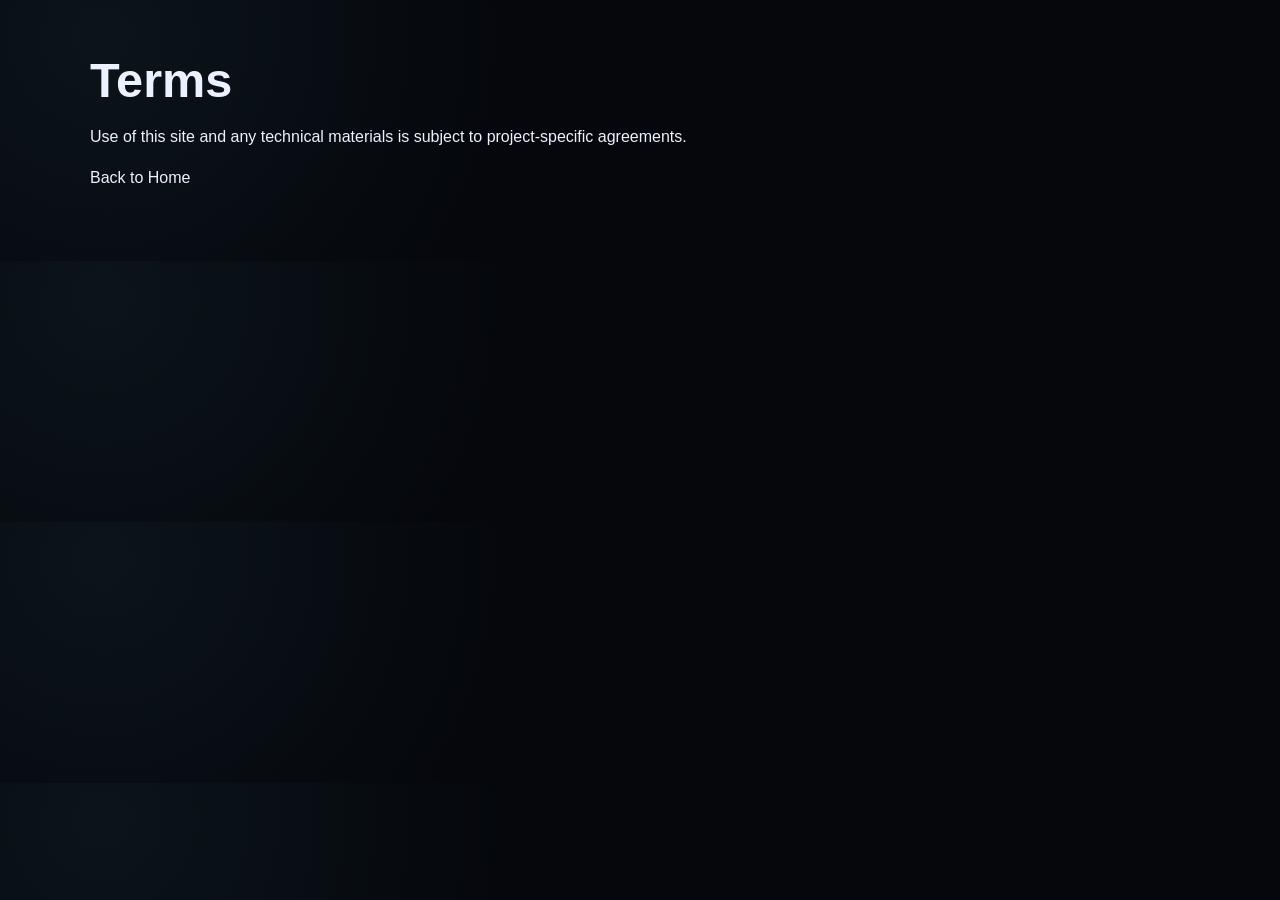
<file: terms.html>
<!DOCTYPE html>
<html lang="en"><head><meta charset="UTF-8"><meta name="viewport" content="width=device-width, initial-scale=1.0"><title>Mutexa AI | Terms</title><link rel="stylesheet" href="./styles.css"></head>
<body><main class="section"><div class="container"><h1>Terms</h1><p>Use of this site and any technical materials is subject to project-specific agreements.</p><p><a href="./index.html">Back to Home</a></p></div></main></body></html>
</file>
<file: styles.css>
:root {
  --bg: #05070c;
  --surface: #0a0f17;
  --surface-2: #0f1521;
  --text: #ecf1ff;
  --muted: #9fadc9;
  --line: #1a2538;
  --brand: #68e6ff;
}

* { box-sizing: border-box; }

body {
  margin: 0;
  font-family: Inter, -apple-system, BlinkMacSystemFont, "Segoe UI", sans-serif;
  background: radial-gradient(circle at 8% 14%, rgba(104, 230, 255, 0.06) 0%, rgba(104, 230, 255, 0) 34%), var(--bg);
  color: var(--text);
  line-height: 1.6;
}

a { color: inherit; text-decoration: none; }

.container { width: min(1100px, 92vw); margin: 0 auto; }

.site-header {
  position: sticky;
  top: 0;
  z-index: 20;
  background: rgba(5, 7, 12, 0.9);
  border-bottom: 1px solid var(--line);
  backdrop-filter: blur(8px);
}

.nav-wrap {
  min-height: 68px;
  display: flex;
  align-items: center;
  justify-content: space-between;
  gap: 16px;
}

.logo { font-size: 1.05rem; font-weight: 700; letter-spacing: 0.4px; }
.logo span { color: var(--brand); }

.nav-links {
  display: flex;
  gap: 20px;
  color: var(--muted);
  font-weight: 500;
  font-size: 0.92rem;
  flex-wrap: wrap;
}

.btn {
  display: inline-flex;
  align-items: center;
  justify-content: center;
  border: 1px solid #24405f;
  border-radius: 10px;
  padding: 11px 16px;
  font-weight: 600;
  background: #111b2a;
  transition: border-color 0.2s ease, background 0.2s ease;
}

.btn:hover { border-color: #2f547e; background: #162741; }
.btn-sm { padding: 8px 12px; font-size: 0.9rem; }
.btn-ghost { background: transparent; }

.hero { padding: 92px 0 54px; }
.hero-compact { padding-bottom: 34px; }

.hero-grid {
  display: grid;
  grid-template-columns: 1.5fr 1fr;
  gap: 24px;
  align-items: start;
}

.eyebrow {
  margin: 0 0 14px;
  color: var(--brand);
  font-size: 0.78rem;
  letter-spacing: 0.1em;
  text-transform: uppercase;
  font-weight: 700;
}

h1 { margin: 0; font-size: clamp(2rem, 3.8vw, 3.2rem); line-height: 1.1; max-width: 860px; }
h2 { margin: 0 0 16px; font-size: clamp(1.45rem, 2.2vw, 2rem); }
h3 { margin: 0 0 8px; font-size: 1.03rem; }

.lead { margin: 18px 0 0; color: var(--muted); max-width: 760px; font-size: 1.03rem; }

.cta-row { margin-top: 24px; display: flex; gap: 12px; flex-wrap: wrap; }

.hero-card,
.info-card {
  background: var(--surface);
  border: 1px solid var(--line);
  border-radius: 12px;
  padding: 20px;
}

.minimal-card { background: var(--surface-2); }
.hero-card ul,
.clean-list { margin: 0; padding-left: 18px; color: var(--muted); }

.section { padding: 54px 0; }
.section-alt { background: var(--surface); border-top: 1px solid var(--line); border-bottom: 1px solid var(--line); }

.card-grid,
.columns { display: grid; grid-template-columns: repeat(3, minmax(0, 1fr)); gap: 14px; }

.card-grid { align-items: stretch; }
.card-grid > .info-card p { margin: 8px 0 0; color: var(--muted); }

.columns.two-col { grid-template-columns: repeat(2, minmax(0, 1fr)); }

.section-intro { margin: 0 0 18px; color: var(--muted); max-width: 760px; }

.demo-link { display: inline-flex; margin-top: 14px; color: #95eaff; font-size: 0.92rem; }

.tag {
  display: inline-flex;
  align-items: center;
  border: 1px solid #24414a;
  color: #8defff;
  border-radius: 999px;
  padding: 4px 9px;
  font-size: 0.72rem;
  font-weight: 600;
  text-transform: uppercase;
  margin-bottom: 10px;
}

.feature-banner { display: flex; justify-content: space-between; align-items: flex-end; gap: 18px; }
.cta-panel { border: 1px solid var(--line); border-radius: 12px; padding: 24px; background: #0a111b; }

.structure-stage {
  position: relative;
  overflow: hidden;
  background: radial-gradient(circle at 70% 20%, #16263e 0%, #0a0f17 52%);
  border: 1px solid var(--line);
  border-radius: 14px;
  padding: 22px;
  display: grid;
  grid-template-columns: 1.5fr 1fr;
  gap: 18px;
  align-items: center;
}

.structure-glow {
  position: absolute;
  width: 330px;
  height: 330px;
  border-radius: 999px;
  right: -80px;
  top: -90px;
  background: radial-gradient(circle, rgba(104, 230, 255, 0.27) 0%, rgba(104, 230, 255, 0) 65%);
}

.structure-main { position: relative; z-index: 1; }

.protein-visual {
  width: 100%;
  height: 420px;
  border-radius: 12px;
  border: 1px solid #274063;
  overflow: hidden;
  background: radial-gradient(circle at 35% 30%, rgba(104, 230, 255, 0.2) 0%, #07111d 48%, #040a12 100%);
  box-shadow: 0 18px 40px rgba(0, 0, 0, 0.32);
  position: relative;
}

.hero-protein { margin-top: 18px; height: 220px; }
.product-protein { height: 420px; }

.protein-frame {
  position: absolute;
  width: 118%;
  max-width: none;
  left: 50%;
  top: 50%;
  opacity: 0.94;
  transform-origin: 50% 50%;
  filter: drop-shadow(0 24px 40px rgba(8, 160, 214, 0.26));
}

.frame-a { animation: protein-drift-a 16s ease-in-out infinite; }
.frame-b { opacity: 0.5; mix-blend-mode: screen; animation: protein-drift-b 16s ease-in-out infinite; }

@keyframes protein-drift-a {
  0% { transform: translate3d(-50%, -50%, 0) rotate(-1deg) scale(1); }
  50% { transform: translate3d(calc(-50% + 12px), calc(-50% - 10px), 0) rotate(2deg) scale(1.03); }
  100% { transform: translate3d(-50%, -50%, 0) rotate(-1deg) scale(1); }
}

@keyframes protein-drift-b {
  0% { transform: translate3d(-50%, -50%, 0) rotate(2deg) scale(1.03); }
  50% { transform: translate3d(calc(-50% - 10px), calc(-50% + 8px), 0) rotate(-1deg) scale(0.99); }
  100% { transform: translate3d(-50%, -50%, 0) rotate(2deg) scale(1.03); }
}

.structure-meta { position: relative; z-index: 1; display: grid; gap: 10px; }
.structure-item { background: rgba(10, 17, 29, 0.86); border: 1px solid var(--line); border-radius: 10px; padding: 12px; }
.structure-item strong { font-size: 0.8rem; text-transform: uppercase; letter-spacing: 0.08em; color: var(--brand); }
.structure-item p { margin: 7px 0 0; color: var(--muted); }

.site-footer { padding: 30px 0 42px; }
.footer-wrap {
  display: grid;
  grid-template-columns: 2fr 1fr 1fr 1fr;
  gap: 16px;
  color: var(--muted);
  border-top: 1px solid var(--line);
  padding-top: 18px;
}

.footer-wrap a { display: block; margin-bottom: 8px; }
.copyright { width: min(1100px, 92vw); margin: 14px auto 0; color: var(--muted); font-size: 0.84rem; }

@media (max-width: 1080px) {
  .footer-wrap { grid-template-columns: 1fr 1fr; }
}

@media (max-width: 960px) {
  .hero-grid,
  .card-grid,
  .columns,
  .structure-stage,
  .columns.two-col {
    grid-template-columns: 1fr;
  }

  .feature-banner,
  .footer-wrap {
    display: flex;
    flex-direction: column;
    align-items: flex-start;
  }

  .nav-links { display: none; }
  .protein-visual { height: 320px; }
  .hero-protein { height: 220px; }
  .protein-frame { width: 128%; }
}
</file>
